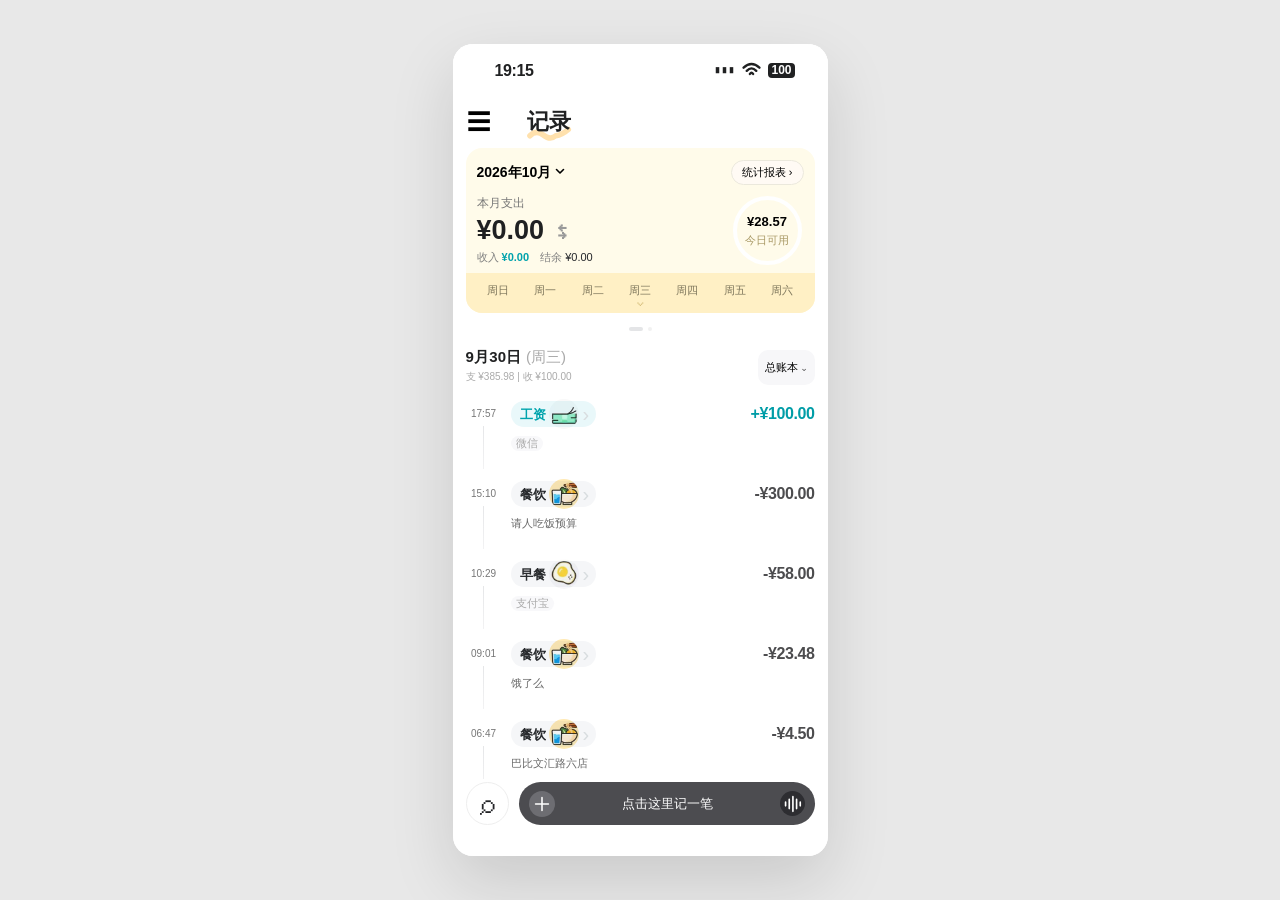
<file: index.html>
<!doctype html>
<html lang="zh-CN">
<head>
  <meta charset="utf-8">
  <meta name="viewport" content="width=device-width,initial-scale=1,viewport-fit=cover">
  <meta name="theme-color" content="#ffffff">
  <title>小黑记账 · 设计稿演示</title>
  <link rel="icon" type="image/svg+xml" href="data:image/svg+xml,%3Csvg xmlns='http://www.w3.org/2000/svg' viewBox='0 0 64 64'%3E%3Crect width='64' height='64' rx='17' fill='%23ffdb27'/%3E%3Cpath d='M12 42Q12 29 19 17Q22 12 25 26Q32 22 39 26Q42 12 45 17Q52 29 52 42Q52 53 32 53Q12 53 12 42Z' fill='%231d1d1f'/%3E%3Ccircle cx='25' cy='41' r='3' fill='white'/%3E%3Ccircle cx='39' cy='41' r='3' fill='white'/%3E%3C/svg%3E">
  <link rel="stylesheet" href="./styles.css">
  <link rel="stylesheet" href="./prototype.css">
  <link rel="stylesheet" href="./screens.css">
  <link rel="stylesheet" href="./feedback.css">
  <link rel="stylesheet" href="./updates.css?v=native-drawer-1">
  <link rel="stylesheet" href="./refinements.css?v=3">
</head>
<body>
  <main class="desktop" id="desktop">
    <div class="device" id="device" aria-label="小黑记账演示">
      <div class="screen" id="screen"></div>
      <div class="toast" id="toast" role="status" aria-live="polite"></div>
    </div>
  </main>
  <script src="./catalog.js"></script>
  <script src="./app.js"></script>
  <script src="./prototype.js"></script>
  <script src="./screens.js"></script>
  <script src="./feedback.js"></script>
  <script src="./updates.js?v=native-drawer-2"></script>
  <script src="./refinements.js?v=4"></script>
</body>
</html>
</file>
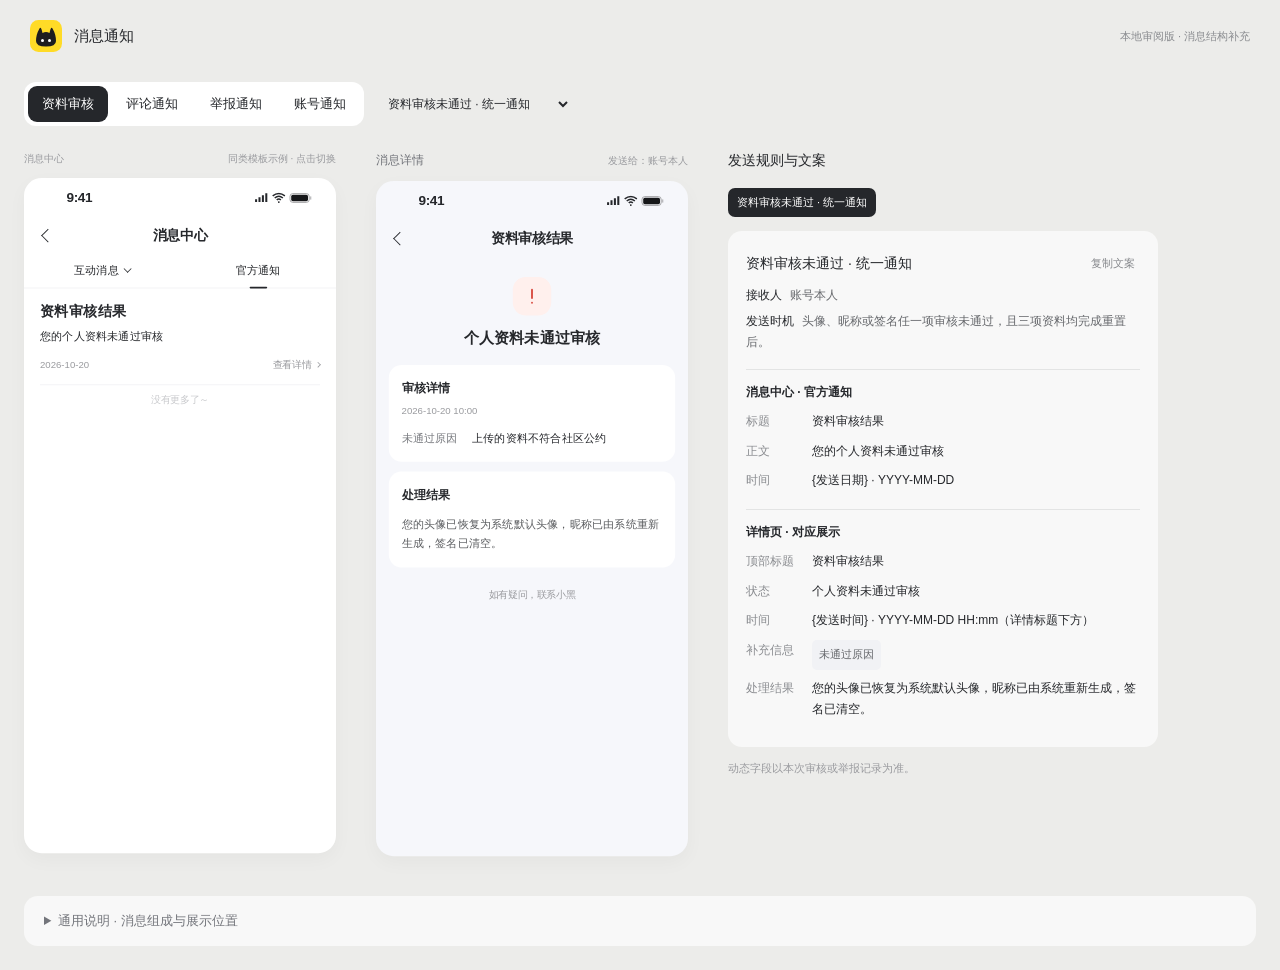
<file: notifications/index.html>
<!doctype html><html lang="zh-CN"><head><meta charset="utf-8"><meta name="viewport" content="width=device-width,initial-scale=1"><title>小黑记账 · 消息通知</title><link rel="icon" href="assets/app-icon.svg"><style>
:root{--ink:#25272b;--sub:#999a9e;--line:#f1f1f3;--page:#f6f7fb;--yellow:#ffdb27;--s:.78}*{box-sizing:border-box}body{margin:0;background:#ececea;color:var(--ink);font-family:"PingFang SC","Microsoft YaHei",sans-serif;-webkit-font-smoothing:antialiased}button,select{font:inherit;color:inherit}button{cursor:pointer;border:0;background:none}button:hover{opacity:.76}button:active{transform:translateY(1px)}button:focus-visible,select:focus-visible{outline:2px solid #9a7b17;outline-offset:3px}header{display:flex;align-items:center;gap:12px;padding:20px 30px}.logo{width:32px;height:32px}.brand{font-size:15px;font-weight:500}.local{margin-left:auto;color:#898b8f;font-size:11px}main{max-width:1320px;margin:0 auto;padding:0 24px 24px}.controls{display:flex;gap:10px;align-items:center;margin-bottom:24px}.groups{display:flex;gap:4px;background:white;border-radius:12px;padding:4px}.groups button{padding:9px 14px;border-radius:9px;font-size:13px;white-space:nowrap}.groups button[aria-pressed=true]{background:var(--ink);color:white}select{background:transparent;border:0;padding:10px 24px 10px 10px;font-size:12px;max-width:100%;min-height:40px}.workspace{display:grid;grid-template-columns:auto auto minmax(230px,1fr);gap:40px;justify-content:center;align-items:start}.screen-label{font-size:12px;color:#73757b;margin:0 0 12px;display:flex;align-items:center;justify-content:space-between}.screen-label span{font-size:10px;color:var(--sub)}.device-wrap{width:calc(390px * var(--s));height:calc(844px * var(--s));position:relative}.phone{position:absolute;left:0;top:0;width:390px;height:844px;transform:scale(var(--s));transform-origin:top left;background:white;border-radius:22px;overflow:hidden;box-shadow:0 8px 24px #00000009}.status{height:50px;display:flex;align-items:center;justify-content:space-between;padding:0 33px 0 53px;font-size:17px;font-weight:600;letter-spacing:-.4px}.sys{display:flex;gap:5px;align-items:center}.sys svg{width:17px;height:14px}.battery{display:block;width:25px;height:12px;border:1px solid #929295;border-radius:4px;padding:1px;position:relative}.battery:before{content:'';display:block;background:#161719;border-radius:2px;width:100%;height:100%}.battery:after{content:'';position:absolute;right:-3px;top:3px;height:4px;width:1.5px;background:#929295}.navbar{height:44px;display:grid;grid-template-columns:44px 1fr 44px;align-items:center;text-align:center;padding:0 8px;font-size:17px;font-weight:600}.back{height:44px;display:grid;place-items:center}.chevron{display:block;width:12px;height:12px;transform:rotate(45deg);border-left:1.5px solid currentColor;border-bottom:1.5px solid currentColor}.tabs{height:44px;display:flex;border-bottom:1px solid var(--line);position:relative}.tabs>button{height:44px;flex:1;font-size:14px;position:relative}.tabs>button.active{font-weight:500}.tabs>button.active:after{content:'';position:absolute;bottom:0;left:calc(50% - 11px);width:22px;height:2px;border-radius:2px;background:#25272b}.down{display:inline-block;width:7px;height:7px;border:1px solid var(--ink);border-left:0;border-top:0;transform:rotate(45deg);margin:0 0 3px 7px}.filtermenu{position:absolute;top:44px;left:19px;width:140px;background:white;box-shadow:0 2px 6px #0003;border-radius:12px;z-index:8;padding:6px 0}.filtermenu button{height:47px;width:100%;text-align:left;padding:0 16px;color:#5a5c5f;font-size:14px;display:flex;justify-content:space-between;align-items:center}.filtermenu button.active{font-weight:500;color:var(--ink)}.list{height:672px;overflow:auto;padding:0 20px 30px;scrollbar-width:none}.notice{width:100%;text-align:left;padding:16px 0;border-bottom:1px solid var(--line);background:white;display:block}.notice h3{font-size:18px;font-weight:600;line-height:26px;white-space:nowrap;overflow:hidden;text-overflow:ellipsis;margin:0 0 8px}.notice p{font-size:14px;line-height:20px;margin:0;overflow:hidden;white-space:nowrap;text-overflow:ellipsis}.notice-foot{display:flex;align-items:center;justify-content:space-between;margin-top:16px;font-size:12px;line-height:18px;color:var(--sub)}.notice-foot span:last-child{display:flex;align-items:center;gap:6px}.tinychev{width:5px;height:8px;display:inline-block;border-top:1px solid;border-right:1px solid;transform:rotate(45deg);width:5px;height:5px}.bottom{color:#c8c9cc;font-size:12px;text-align:center;padding:10px 0}.detailphone{background:var(--page)}.detailbody{height:716px;overflow:auto;scrollbar-width:none;padding:26px 16px 35px}.result{text-align:center;padding:0 10px 20px}.result h2{font-size:19px;font-weight:600;line-height:28px;margin:14px 0 0}.mark{width:48px;height:48px;border-radius:16px;margin:0 auto;background:#fff0ed;color:#d84b40;display:grid;place-items:center}.mark.success{background:#20ad7e;color:#fff}.mark svg{width:28px;height:28px;display:block}.detailcard{border-radius:16px;background:white;padding:18px 16px;margin:0 0 12px}.detailcard h3{font-size:15px;font-weight:600;line-height:22px;margin:0 0 14px}.fields{margin:0}.field{display:grid;grid-template-columns:78px 1fr;gap:10px;font-size:14px;line-height:23px;margin-bottom:12px}.field:last-child{margin:0}.field dt{color:#77797e}.field dd{margin:0;overflow-wrap:anywhere;white-space:pre-line}.resulttext{font-size:14px;line-height:24px;color:#5a5c5f;margin:0}.time{font-size:12px;color:var(--sub);text-align:left;margin:-6px 0 14px;line-height:18px}.primary{height:44px;border-radius:25px;background:var(--yellow);font-size:15px;width:100%;display:flex;justify-content:center;align-items:center;margin-top:20px}.feedback{min-height:44px;display:block;margin:6px auto 0;color:#999a9e;font-size:12px}.templates{padding-top:0;max-width:400px}.templates h2{font-size:14px;font-weight:500;margin:0 0 18px}.copyrow{border-bottom:1px solid #dcdedb;padding:0 0 16px;margin:0 0 18px}.copyhead{display:flex;align-items:center;gap:12px;margin-bottom:8px}.copyhead h3{font-size:13px;font-weight:500;margin:0}.copyhead button{font-size:11px;color:#87898d;margin-left:auto;min-height:28px;padding:0 5px}.copyrow p{font-size:13px;line-height:1.8;color:#606268;margin:0;white-space:pre-line}.copyrow.selected .copyhead h3:before{content:'';display:inline-block;background:var(--yellow);width:5px;height:5px;border-radius:50%;vertical-align:middle;margin:0 7px 2px 0}.interaction{padding:16px 0;border-bottom:1px solid var(--line);display:flex;gap:12px}.avatar{width:40px;height:40px;border-radius:50%;background:#f0f0f2;display:grid;place-items:center;color:#8c8d92;font-size:14px;flex:none}.interaction h3{font-size:14px;font-weight:500;margin:0 0 4px}.interaction small{font-size:12px;color:var(--sub)}.interaction p{font-size:14px;line-height:20px;margin:10px 0 8px}.quote{font-size:14px;color:#b0b1b5;white-space:nowrap;overflow:hidden;text-overflow:ellipsis;max-width:288px}.quote:before{content:'';display:inline-block;width:3px;height:15px;background:#e5e5e9;border-radius:3px;margin-right:6px;vertical-align:middle}.empty{padding:145px 0;color:#b8b9bc;font-size:14px;text-align:center}.login{padding:130px 25px;text-align:center}.login h2{font-size:20px;font-weight:500;margin:0 0 14px}.login p{font-size:14px;line-height:22px;color:#77797e}.dialog-layer{position:fixed;inset:0;background:#0005;z-index:30;display:grid;place-items:center;padding:24px}.dialog{width:340px;max-width:100%;border-radius:18px;background:white;padding:24px}.dialog h2{font-size:18px;font-weight:500;margin:0 0 12px}.dialog p{font-size:14px;color:#6e7075;line-height:1.7}.dialog input{width:100%;padding:12px;border:1px solid #eee;border-radius:10px;font-size:14px}.toast{position:fixed;bottom:25px;left:50%;transform:translateX(-50%);border-radius:25px;background:#292a2d;color:white;padding:11px 20px;font-size:13px;z-index:50}.sample{font-size:11px;color:#9a9b9f;margin-top:12px}.mode{display:flex;gap:10px;font-size:11px;color:#8c8e93;margin-top:12px;align-items:center}.mode select{padding:3px 8px;font-size:11px;min-height:30px;background:#ffffff8c;border-radius:6px}.restricted{font-size:13px;line-height:23px;color:#6b6d72}[hidden]{display:none!important}@media(max-width:1100px){.workspace{gap:24px}.templates{max-width:none}}@media(max-width:1180px){.workspace{grid-template-columns:repeat(2,auto);justify-content:center;gap:24px}.templates{grid-column:1/-1;display:grid;grid-template-columns:1fr 1fr;gap:0 25px;margin-top:4px}.templates h2,.templates>.sample{grid-column:1/-1}.controls{flex-wrap:wrap;margin-bottom:18px}.screen-label{max-width:calc(390px * var(--s))}}@media(max-width:560px){header{padding:16px}.local{font-size:10px}main{padding:0 16px 22px}.groups{width:100%;justify-content:space-between;gap:0}.groups button{padding:9px 10px;font-size:12px}.controls>select{padding-left:0}.workspace{display:flex;flex-direction:column;align-items:center;gap:25px}.templates{width:100%;display:block;max-width:390px}.screen-label{width:100%}.screen{max-width:100%}.mode{justify-content:center}.templates h2{font-size:15px}}@media print{body{background:white}.controls,header,.mode,.copyhead button{display:none}.workspace{display:grid;grid-template-columns:1fr 1fr}.templates{grid-column:1/-1;display:block}.phone{box-shadow:none}.copyrow{break-inside:avoid}}

.structure{background:#ffffffa8;border-radius:14px;padding:16px 20px;margin-bottom:22px}.structure-head{display:flex;align-items:baseline;gap:16px;margin-bottom:10px}.structure h2{font-size:14px;margin:0;font-weight:600}.structure-head span,.structure-note{font-size:11px;color:#85878b}.structure table{width:100%;border-collapse:collapse;text-align:left;font-size:12px;line-height:1.65}.structure th{font-weight:500;color:#85878b}.structure th,.structure td{padding:5px 12px 5px 0;border-bottom:1px solid #ebebec}.structure td:first-child{width:90px;font-weight:500}.structure-note{margin:10px 0 0}.templates{max-width:430px}.template-nav{display:flex;flex-wrap:wrap;gap:6px;margin-bottom:14px}.template-nav button{background:#ffffff91;border-radius:7px;padding:7px 9px;font-size:11px;text-align:left}.template-nav button[aria-pressed=true]{background:#25272b;color:white}.template-spec{background:#ffffffa8;padding:18px;border-radius:14px}.template-spec .copyhead h3{font-size:14px;line-height:1.6}.spec-meta{font-size:12px;line-height:1.7;margin:6px 0;color:#66686c}.spec-meta b{font-weight:500;color:#25272b;margin-right:8px}.spec-section{margin-top:17px;padding-top:14px;border-top:1px solid #e3e4e4}.spec-section h4{font-size:12px;font-weight:600;margin:0 0 10px}.spec-line{display:grid;grid-template-columns:58px 1fr;gap:8px;font-size:12px;line-height:1.8;margin-bottom:8px}.spec-line>span:first-child{color:#8a8c90}.spec-line>span:last-child{white-space:pre-line;overflow-wrap:anywhere}.spec-fields{display:flex;gap:6px;flex-wrap:wrap}.spec-fields span{font-size:11px;background:#f1f2f5;border-radius:5px;padding:5px 7px;color:#66686c}.templates .sample{line-height:1.7}.structure-scroll{overflow-x:auto}@media(max-width:900px){.templates{display:block;width:100%;max-width:none}.structure{padding:14px}.structure-head{display:block}.structure-head span{display:block;margin-top:6px}.structure table{min-width:480px}}@media print{.structure{break-inside:avoid}.template-nav{display:none}}
.controls{position:sticky;top:0;z-index:20;background:#ececea;padding:10px 0;margin-bottom:16px}.common-guide{margin-top:28px;margin-bottom:0;padding:0;box-shadow:none}.common-guide summary{cursor:pointer;padding:16px 20px;font-size:13px;font-weight:500;color:#73757b}.common-guide summary:hover{color:#25272b}.guide-content{padding:0 20px 16px}.common-guide .structure-head{display:none}@media(max-width:560px){.controls{gap:4px;padding:8px 0}.common-guide summary{padding:14px;font-size:12px}.guide-content{padding:0 14px 14px}}
</style></head><body><header><img class="logo" src="assets/app-icon.svg" alt="小黑记账"><span class="brand">消息通知</span><span class="local">本地审阅版 · 消息结构补充</span></header><main><div class="controls"><nav class="groups" id="groups"></nav><select id="scenario" aria-label="通知场景"></select></div><div class="workspace"><section class="screen"><div class="screen-label"><span id="list-label">消息中心</span><span>同类模板示例 · 点击切换</span></div><div class="device-wrap"><div class="phone" id="center"></div></div></section><section class="screen"><div class="screen-label">消息详情<span id="recipient-label"></span></div><div class="device-wrap"><div class="phone detailphone" id="detail"></div></div><div class="mode" id="modes"></div></section><aside class="templates" id="templates"></aside></div><details class="structure common-guide"><summary>通用说明 · 消息组成与展示位置</summary><div class="guide-content"><div class="structure-head"><h2 id="structure-title">消息组成与展示位置</h2><span>选择场景 → 查看发送规则 → 对照列表与详情</span></div><div class="structure-scroll"><table><thead><tr><th>组成</th><th>消息中心 · 列表</th><th>消息详情</th></tr></thead><tbody><tr><td>标题</td><td>通知标题</td><td>顶部显示对应通知标题</td></tr><tr><td>正文</td><td>结果摘要，超长省略</td><td>显示状态、原因和具体处置</td></tr><tr><td>时间</td><td>实际发送日期</td><td>详情卡片标题下方显示发送日期与时间</td></tr><tr><td>补充信息</td><td>不展示</td><td>关联对象、举报理由或违规原因等</td></tr></tbody></table></div><p class="structure-note">花括号 { } 表示动态字段。左侧汇总同类模板，实际仅向对应接收人展示。</p></div></details></main><div class="toast" id="toast" role="status" hidden></div><div class="dialog-layer" id="overlay" hidden><section class="dialog" role="dialog" aria-modal="true" aria-labelledby="dialogtitle" id="dialog"></section></div><script type="application/json" id="data">{"templates": [{"id": "P01", "group": "资料审核", "name": "资料审核未通过 · 统一通知", "status": "个人资料未通过审核", "fields": [["未通过原因", "上传的资料不符合社区公约"], ["处理结果", "您的头像已恢复为系统默认头像，昵称已由系统重新生成，签名已清空。"]], "action": "去修改资料", "title": "资料审核结果", "text": "您的个人资料未通过审核", "body": "您的个人资料未通过审核", "recipient": "账号本人", "when": "头像、昵称或签名任一项审核未通过，且三项资料均完成重置后。"}, {"id": "C01", "group": "评论通知", "name": "评论发布者 · 评论审核未通过", "status": "评论未通过审核", "fields": [["关联评论", "评论“{评论原文摘要}”"], ["未通过原因", "{人工审核写的原因}"], ["处理结果", "本次评论未发布"]], "action": "查看相关笔记", "title": "评论处理结果", "text": "您的评论未通过审核，未对外展示。", "body": "您的评论未通过审核，未对外展示。", "recipient": "评论发布者", "when": "评论审核未通过，确认不予发布后。"}, {"id": "C02", "group": "评论通知", "name": "被举报人 · 评论下架／删除", "status": "评论已下架", "fields": [["关联评论", "评论“{评论原文摘要}”"], ["违规原因", "{人工审核写的原因}"], ["处理结果", "该评论已被下架处理"]], "action": "查看社区公约", "title": "内容违规提示", "text": "处理结果：您发布的内容已被下架处理", "body": "处理结果：您发布的内容已被下架处理", "recipient": "被举报人", "when": "人工确认举报成立，并完成评论下架或删除后。"}, {"id": "C03", "group": "评论通知", "name": "举报人 · 评论举报通过", "status": "举报通过", "fields": [["举报对象", "评论“{评论原文摘要}”"], ["举报理由", "{举报理由}"], ["处理结果", "该评论已被下架处理"]], "action": "我知道了", "title": "举报结果通知", "text": "处理结果：您的举报已通过，内容已被处理", "body": "处理结果：您的举报已通过，内容已被处理", "recipient": "举报人", "when": "人工确认举报成立，并完成评论下架或删除后。"}, {"id": "C04", "group": "评论通知", "name": "举报人 · 评论举报失败", "status": "举报失败", "fields": [["举报对象", "评论“{评论原文摘要}”"], ["举报理由", "{用户选择的举报理由}"], ["处理结果", "经核实，您举报的内容未违反相关规范，感谢您的反馈。"]], "action": "我知道了", "title": "举报结果通知", "text": "处理结果：经核实，您举报的内容未违反相关规范，感谢您的反馈。", "body": "处理结果：经核实，您举报的内容未违反相关规范，感谢您的反馈。", "recipient": "举报人", "when": "人工确认举报不成立后。"}, {"id": "N01", "group": "举报通知", "name": "举报人 · 内容举报通过", "status": "举报通过", "fields": [["举报对象", "内容“{内容标题}”"], ["举报理由", "{举报人选择的标签}\n{举报人写的理由}"], ["处理结果", "该内容已被下架处理"]], "action": "我知道了", "title": "举报结果通知", "text": "处理结果：您的举报已通过，内容已被处理", "body": "处理结果：您的举报已通过，内容已被处理", "recipient": "举报人", "when": "人工确认举报成立，并完成内容下架后。"}, {"id": "N02", "group": "举报通知", "name": "举报人 · 内容举报失败", "status": "举报失败", "fields": [["举报对象", "内容“{内容标题}”"], ["举报理由", "{举报人选择的标签}\n{举报人写的理由}"], ["处理结果", "经核实，您举报的内容未违反相关规范，感谢您的反馈。"]], "action": "我知道了", "title": "举报结果通知", "text": "处理结果：经核实，您举报的内容未违反相关规范，感谢您的反馈。", "body": "处理结果：经核实，您举报的内容未违反相关规范，感谢您的反馈。", "recipient": "举报人", "when": "人工确认举报不成立后。"}, {"id": "N03", "group": "举报通知", "name": "被举报人 · 内容下架", "status": "内容已下架", "fields": [["内容标题", "{内容标题}"], ["违规原因", "{人工审核选择的标签}\n{人工审核写的理由}"], ["处理结果", "该内容已被下架处理"]], "action": "查看社区公约", "title": "内容违规提示", "text": "处理结果：您发布的内容已被下架处理", "body": "处理结果：您发布的内容已被下架处理", "recipient": "被举报人", "when": "人工确认举报成立，并完成内容下架后。"}, {"id": "R01", "group": "账号通知", "name": "一级风险 · 违规提醒", "status": "后续内容需审核", "fields": [["违规原因", "{人工审核的原因}"], ["处理结果", "已发送违规警告"]], "action": "查看社区公约", "title": "账号违规提醒", "text": "您的部分内容存在违规，后续发布内容需经审核。", "body": "您的部分内容存在违规，后续发布内容需经审核。", "recipient": "账号本人", "when": "违规警告生效后。"}, {"id": "R02", "group": "账号通知", "name": "二级风险 · 限时禁言", "status": "账号已禁言", "fields": [["违规原因", "{人工审核的原因}"], ["限制时长", "15 天"], ["受限功能", "公开发布、评论、互动，以及修改头像、名称、签名"], ["内容状态", "已发布内容已隐藏"], ["解除条件", "连续 15 天无新增管理员确认违规，符合条件后可解除禁言；后续发布内容仍需人工审核"]], "action": "查看社区公约", "title": "账号违规提醒", "text": "您的账号因违规已被禁言15天，请查看处理详情。", "body": "您的账号因违规已被禁言15天，请查看处理详情。", "recipient": "账号本人", "when": "15 天禁言处置生效后。"}, {"id": "R03", "group": "账号通知", "name": "三级风险 · 永久禁言", "status": "账号已永久禁言", "fields": [["违规原因", "{人工审核的原因}"], ["限制时长", "永久"], ["受限功能", "公开发布、评论、互动，以及修改头像、名称、签名"], ["内容状态", "已发布内容已隐藏"], ["解除方式", "不自动解除；需由管理员按规则处理"]], "action": "查看社区公约", "title": "账号违规提醒", "text": "您的账号因违规已被永久禁言，请查看处理详情。", "body": "您的账号因违规已被永久禁言，请查看处理详情。", "recipient": "账号本人", "when": "永久禁言处置生效后。"}, {"id": "R04", "group": "账号通知", "name": "四级风险 · 禁止登录", "status": "账号已限制登录", "fields": [["违规原因", "{人工审核的原因}"], ["限制时长", "永久"], ["处理结果", "禁止登录，已发布内容已隐藏"], ["解除方式", "不自动解除；需由超级管理员按规则处理"]], "action": "查看社区公约", "title": "账号违规提醒", "text": "您的账号因违规已被永久限制登录，请查看处理详情。", "body": "您的账号因违规已被永久限制登录，请查看处理详情。", "recipient": "账号本人", "when": "禁止登录处置生效后；身份验证后展示处理结果。"}], "figma_reference": {"section": "v2.0.0-打卡组 / 消息", "official": "14603:81072", "interaction": "14597:78391", "size": [390, 844], "official_title": {"size": 18, "weight": 600, "line_height": 26, "color": "#25272B"}, "body": {"size": 14, "weight": 400, "width": 350}, "read_only": true}}</script><script>
const data=JSON.parse(document.getElementById('data').textContent),items=data.templates,$=id=>document.getElementById(id),esc=x=>String(x).replace(/[&<>"']/g,c=>({'&':'&amp;','<':'&lt;','>':'&gt;','"':'&quot;',"'":'&#39;'}[c]));let current='P01',group='资料审核',active='official',filter='全部消息',menu=false,deleted=false;
const status='<div class="status"><span>9:41</span><span class="sys"><svg viewBox="0 0 20 16" aria-hidden="true"><path d="M1 14V10h3v4zm5 0V7h3v7zm5 0V4h3v10zm5 0V1h3v13z" fill="currentColor"/></svg><svg viewBox="0 0 20 16" aria-hidden="true"><path d="M1 5Q10-2 19 5M4 8Q10 3 16 8M7 11Q10 8 13 11" fill="none" stroke="currentColor" stroke-width="2.2"/><circle cx="10" cy="14" r="1.4" fill="currentColor"/></svg><i class="battery"></i></span></div>';
function nav(title,id){return '<div class="navbar"><button class="back" id="'+id+'" aria-label="返回"><i class="chevron"></i></button><span>'+title+'</span><span></span></div>'}
function selected(){let t=JSON.parse(JSON.stringify(items.find(x=>x.id===current)));if(deleted&&['C02','C03'].includes(t.id)){if(t.id==='C02')t.body='处理结果：您发布的评论已被删除';t.status=t.status.replace('下架','删除');t.fields=t.fields.map(([k,v])=>[k,v.replace('已下架，不再公开展示','已删除').replace('已下架','已删除').replace('已被下架处理','已被删除')]);}return t}
function select(id){current=id;group=items.find(x=>x.id===id).group;render();window.scrollTo(0,0)}
function showToast(text){$('toast').textContent=text;$('toast').hidden=false;clearTimeout(window.timer);window.timer=setTimeout(()=>$('toast').hidden=true,2000)}
function list(){const t=selected();if(t.id==='R04'){$('list-label').textContent='登录受限入口';$('center').innerHTML=status+nav('登录','centerback')+'<div class="login"><h2>当前账号无法登录</h2><p>您的账号已被限制登录。</p><button class="primary" id="loginresult">查看处理结果</button></div>';$('centerback').onclick=()=>select('R01');$('loginresult').onclick=()=>showToast('右侧为身份验证后的处理结果');return}
$('list-label').textContent='消息中心';let body='';if(active==='official'){body=items.filter(x=>x.group===group).map(x=>{const row=x.id===t.id?t:x;return '<button class="notice" data-message="'+x.id+'"><h3>'+esc(row.title)+'</h3><p>'+esc(row.body)+'</p><div class="notice-foot"><time>2026-10-20</time><span>查看详情<i class="tinychev"></i></span></div></button>'}).join('')+'<div class="bottom">没有更多了～</div>'}else{body=(filter==='全部消息'||filter==='评论'?'<div class="interaction"><span class="avatar">小</span><div><h3>小黑同学</h3><small>评论了您　18分钟前</small><p>这个记账方法很实用！</p><div class="quote">这个月的省钱记录</div></div></div>':'')+(filter==='全部消息'||filter==='点赞与收藏'?'<div class="interaction"><span class="avatar">记</span><div><h3>记账同学</h3><small>赞了您　06-18</small><div class="quote" style="margin-top:10px">这个月的省钱记录</div></div></div>':'')+(filter==='全部消息'||filter==='关注'?'<div class="interaction"><span class="avatar">小</span><div><h3>小黑同学</h3><small>开始关注了您　05-09</small></div></div>':'')+'<div class="bottom">没有更多了～</div>'}
$('center').innerHTML=status+nav('消息中心','centerback')+'<div class="tabs"><button id="interaction" class="'+(active==='interaction'?'active':'')+'">互动消息<i class="down"></i></button><button id="official" class="'+(active==='official'?'active':'')+'">官方通知</button>'+(menu?'<div class="filtermenu">'+['全部消息','点赞与收藏','关注','评论'].map(x=>'<button data-filter="'+x+'" class="'+(filter===x?'active':'')+'">'+x+(filter===x?'<span>✓</span>':'')+'</button>').join('')+'</div>':'')+'</div><div class="list">'+body+'</div>';
$('centerback').onclick=()=>showToast('返回上一级');$('interaction').onclick=()=>{if(active==='interaction')menu=!menu;else{active='interaction';menu=false}list()};$('official').onclick=()=>{active='official';menu=false;list()};document.querySelectorAll('[data-filter]').forEach(b=>b.onclick=()=>{filter=b.dataset.filter;menu=false;list()});document.querySelectorAll('[data-message]').forEach(b=>b.onclick=()=>select(b.dataset.message));}
function resultIcon(t){const good=['C03','N01'].includes(t.id);return '<div class="mark '+(good?'success':'')+'" aria-hidden="true"><svg viewBox="0 0 24 24" fill="none" stroke="currentColor" stroke-width="2" stroke-linecap="round" stroke-linejoin="round">'+(good?'<path d="m5 12 4.5 4.5L19 7"/>':'<path d="M12 5v9"/><circle cx="12" cy="19" r="1" fill="currentColor" stroke="none"/>')+'</svg></div>'}
function detail(){const t=selected();$('recipient-label').textContent='发送给：'+t.recipient;const report=['C03','C04','N01','N02'].includes(t.id),good=['C03','N01'].includes(t.id),risk=t.id.startsWith('R');const title=risk?'账号处理结果':t.title;const base=t.fields.filter(([k])=>k!=='处理结果'&&k!=='解除条件'),result=t.fields.find(([k])=>k==='处理结果')?.[1]||t.body;
$('detail').innerHTML=status+nav(title,'detailback')+'<div class="detailbody"><div class="result">'+resultIcon(t)+'<h2>'+esc(t.status)+'</h2></div><section class="detailcard"><h3>'+(report?'举报详情':risk?'限制详情':'审核详情')+'</h3><div class="time">2026-10-20 10:00</div><dl class="fields">'+base.map(([k,v])=>'<div class="field"><dt>'+esc(k)+'</dt><dd>'+esc(v)+'</dd></div>').join('')+'</dl></section><section class="detailcard"><h3>处理结果</h3><p class="resulttext">'+esc(result)+'</p></section><button class="feedback" id="feedback">如有疑问，联系小黑</button></div>';
$('detailback').onclick=()=>{active='official';list();showToast(t.id==='R04'?'返回登录页':'返回消息中心')};$('feedback').onclick=()=>dialog('意见反馈','接入 APP 现有意见反馈入口。','返回',()=>{});
$('modes').innerHTML=['C02','C03'].includes(t.id)?'评论处置<select id="disposition" aria-label="评论处置"><option value="unlist"'+(!deleted?' selected':'')+'>下架</option><option value="delete"'+(deleted?' selected':'')+'>实际删除</option></select>':'';
if($('disposition'))$('disposition').onchange=e=>{deleted=e.target.value==='delete';render()};}
function render(){const gs=[...new Set(items.map(x=>x.group))];$('groups').innerHTML=gs.map(g=>'<button data-group="'+g+'" aria-pressed="'+(g===group)+'">'+g+'</button>').join('');document.querySelectorAll('[data-group]').forEach(b=>b.onclick=()=>{active='official';select(items.find(x=>x.group===b.dataset.group).id)});$('scenario').innerHTML=items.filter(x=>x.group===group).map(x=>'<option value="'+x.id+'"'+(current===x.id?' selected':'')+'>'+esc(x.name)+'</option>').join('');$('scenario').onchange=e=>select(e.target.value);list();detail();renderTemplate();scale()}
function renderTemplate(){const t=selected(),groupItems=items.filter(x=>x.group===group);const fieldNames=t.fields.filter(([k])=>k!=='处理结果'&&k!=='解除条件').map(([k])=>k),outcome=t.fields.find(([k])=>k==='处理结果')?.[1]||t.body;const line=(label,value)=>'<div class="spec-line"><span>'+esc(label)+'</span><span>'+esc(value)+'</span></div>';const templateText=t.id.startsWith('P')?t.text:t.body;const entry=t.id==='R04'?'登录受限入口':'消息中心 · 官方通知';$('templates').innerHTML='<h2>发送规则与文案</h2><nav class="template-nav" aria-label="模板场景">'+groupItems.map(x=>'<button data-template="'+x.id+'" aria-pressed="'+(x.id===current)+'">'+esc(x.name)+'</button>').join('')+'</nav><section class="template-spec"><div class="copyhead"><h3>'+esc(t.name)+'</h3><button id="copy-template">复制文案</button></div><div class="spec-meta"><b>接收人</b>'+esc(t.recipient)+'</div><div class="spec-meta"><b>发送时机</b>'+esc(t.when)+'</div><div class="spec-section"><h4>'+esc(entry)+'</h4>'+line('标题',t.title)+line('正文',templateText)+line('时间','{发送日期} · YYYY-MM-DD')+'</div><div class="spec-section"><h4>详情页 · 对应展示</h4>'+line('顶部标题',t.id.startsWith('R')?'账号处理结果':t.title)+line('状态',t.status)+line('时间','{发送时间} · YYYY-MM-DD HH:mm（详情标题下方）')+'<div class="spec-line"><span>补充信息</span><div class="spec-fields">'+fieldNames.map(k=>'<span>'+esc(k)+'</span>').join('')+'</div></div>'+line('处理结果',outcome)+'</div></section><p class="sample">'+esc(t.id==='C01'||t.id==='C02'?'原因来源：人工审核填写。':t.id==='C04'?'举报理由来源：该用户提交时选择的理由。':['N01','N02'].includes(t.id)?'举报理由来源：该举报人选择的标签及填写的理由。':t.id==='N03'?'违规原因来源：人工审核选择的标签及填写的理由。':'动态字段以本次审核或举报记录为准。')+'</p>';document.querySelectorAll('[data-template]').forEach(b=>b.onclick=()=>select(b.dataset.template));$('copy-template').onclick=async()=>{const text=t.title+'\n'+templateText;try{await navigator.clipboard.writeText(text);showToast('已复制')}catch{dialog('通知模板','<textarea readonly style="width:100%;min-height:100px">'+esc(text)+'</textarea>','关闭',()=>{})}}}
let previousFocus;function dialog(title,body,button,callback){previousFocus=document.activeElement;$('dialog').innerHTML='<h2 id="dialogtitle">'+esc(title)+'</h2><p>'+body+'</p><button class="primary" id="dialogclose">'+esc(button)+'</button>';$('overlay').hidden=false;$('dialogclose').onclick=()=>{$('overlay').hidden=true;callback();previousFocus?.focus()};$('dialogclose').focus()}
$('overlay').onclick=e=>{if(e.target===$('overlay')){$('overlay').hidden=true;previousFocus?.focus()}};document.addEventListener('keydown',e=>{if(!$('overlay').hidden&&e.key==='Escape'){$('overlay').hidden=true;previousFocus?.focus()}});
function scale(){let s=.8;if(innerWidth<560)s=Math.min(.8,(innerWidth-32)/390);else if(innerWidth<900)s=Math.min(.8,(innerWidth-72)/780);document.documentElement.style.setProperty('--s',s)}window.addEventListener('resize',scale);render();
</script></body></html>
</file>
<file: styles.css>
:root{font-family:"PingFang SC","Helvetica Neue",Arial,sans-serif;color:#27292b;background:#e8e8e8}*{box-sizing:border-box}body{margin:0}button,input,textarea{font:inherit}button{cursor:pointer}.desktop{min-height:100dvh;display:flex;align-items:center;justify-content:center;padding:20px}.device{width:min(375px,calc(100vw - 40px),calc((100dvh - 40px)*375/812));aspect-ratio:375/812;position:relative;background:white;box-shadow:0 25px 65px #0002;overflow:hidden;border-radius:20px}.screen{position:absolute;inset:0}.art{position:absolute;inset:0;width:100%;height:100%;object-fit:fill;pointer-events:none;user-select:none}.hit{position:absolute;border:0;background:transparent;color:transparent;padding:0;z-index:2;touch-action:manipulation}.hit:focus-visible{outline:2px solid #009eaa;outline-offset:-3px;border-radius:8px}.toast{position:absolute;left:50%;bottom:10%;transform:translateX(-50%);z-index:30;background:#292a2d;color:#fff;padding:8px 14px;border-radius:30px;white-space:nowrap;font-size:13px;opacity:0;pointer-events:none;transition:opacity .2s}.toast.on{opacity:1}.splash{position:absolute;inset:0;background:#888}.drawer-image{width:100%;height:100%;object-fit:fill}.input-cover{position:absolute;left:4%;top:54.45%;width:92%;height:12.6%;background:#fff;border-radius:11px;padding:14px 12px;z-index:3}.entry-amount{font-size:24px;font-weight:600;height:47px}.entry-memo{display:flex;align-items:center;border-top:1px solid #e4e5e8;height:40px;gap:8px}.entry-memo input{flex:1;border:0;outline:0;min-width:0;font-size:13px;color:#2c2c2c}.entry-memo input::placeholder{color:#a4a8ad}.entry-memo span{font-size:20px;color:#666}.done-on{position:absolute;left:74.4%;top:88.25%;width:21.4%;height:5.5%;background:#26272a;color:white;border-radius:12px;border:0;font-weight:600;font-size:16px;z-index:4}.selected-category{position:absolute;top:35.8%;width:14.5%;height:7%;border:2px solid #e4b540;border-radius:50%;z-index:2;pointer-events:none}.entry-date{position:absolute;left:48%;top:47.4%;width:22%;height:3.6%;border:0;background:#fff;color:#555;border-radius:20px;z-index:3;text-align:center;font-size:12px}.dynamic-home{position:absolute;left:0;right:0;top:45.5%;bottom:10%;background:#fff;z-index:3;overflow:auto;padding:14px 16px}.dynamic-home-head{font-size:15px;font-weight:600;margin-bottom:12px}.new-record{display:flex;gap:8px;padding:14px 0;border-bottom:1px solid #eee;align-items:center}.new-record .time{font-size:12px;color:#7c7d80}.new-record .category{background:#f5f6f8;padding:5px 10px;border-radius:18px}.new-record .value{margin-left:auto;font-weight:600}.new-record .value.income{color:#009faa}.new-record small{display:block;color:#777;margin:0 0 8px 44px}.page{position:absolute;inset:0;background:#fff;overflow:auto;color:#252629}.statusbar{height:48px;padding:14px 33px 0;display:flex;justify-content:space-between;font-size:14px;font-weight:600}.page-head{display:flex;align-items:center;height:49px;padding:0 15px;gap:14px;font-size:19px;font-weight:600}.back{border:0;background:none;font-size:28px;line-height:1;padding:4px}.page-body{padding:14px 15px 75px}.page-card{border-radius:16px;background:#fff6dc;padding:17px 16px;margin-bottom:14px}.subtle{color:#9fa3aa}.segmented{display:flex;gap:8px;background:#f5f6f7;border-radius:17px;padding:4px}.segmented button{flex:1;border:0;background:none;padding:7px;border-radius:13px;color:#777}.segmented button.active{background:#fff;color:#222;font-weight:600;box-shadow:0 1px 5px #0001}.metric{font-size:31px;font-weight:650;margin:12px 0}.bar{height:10px;background:#eee;border-radius:12px;overflow:hidden}.bar span{display:block;height:100%;background:#f7c642}.list-row{display:flex;align-items:center;gap:10px;padding:14px 0;border-bottom:1px solid #f0f0f0}.list-row b{margin-left:auto}.page-input{width:100%;border:0;border-bottom:1px solid #eee;outline:0;padding:15px 4px;font-size:16px}.empty{color:#aaa;text-align:center;padding:80px 15px}.note-editor{border:0;outline:0;width:100%;min-height:180px;resize:vertical;font-size:17px;line-height:1.7}.primary{border:0;border-radius:13px;background:#292a2d;color:#fff;font-weight:600;padding:12px 22px}.light{background:#f5f6f8;border:0;border-radius:12px;padding:8px 13px}.filter{display:flex;gap:7px;overflow:auto;padding:0 0 13px}.filter button{border:0;border-radius:16px;padding:7px 10px;background:#f5f6f7;white-space:nowrap}.filter button.active{background:#28292b;color:white}.home-indicator{position:absolute;left:calc(50% - 67px);bottom:8px;width:134px;height:5px;border-radius:5px;background:#060606}.record-card{border-radius:16px;background:#f7f8fa;padding:16px;line-height:1.8}.detail-line{display:flex;justify-content:space-between;padding:14px 0;border-bottom:1px solid #eee}.detail-line span{color:#999}@media(max-width:600px){.desktop{padding:0;background:white;align-items:flex-start}.device{width:100vw;height:100dvh;aspect-ratio:auto;max-width:none;border-radius:0;box-shadow:none}.art{object-fit:fill}}

.amount-only{position:absolute;left:4%;top:55.1%;width:92%;height:5.7%;background:#fff;display:flex;align-items:center;padding:0 16px;font-size:24px;font-weight:650;z-index:3}.memo-only{position:absolute;left:5%;top:62.6%;width:65%;height:3.6%;background:#fff;border:0;outline:0;font-size:13px;color:#2c2c2c;z-index:3}.income-pane{position:absolute;left:0;right:0;top:27%;height:19.2%;background:white;z-index:3;padding:16px 15px}.income-tabs{display:flex;align-items:center;gap:16px;border-bottom:1px solid #eee;padding-bottom:12px;color:#777}.income-tabs button{border:0;background:none;color:#777}.income-tabs button.active{color:white;background:#27282a;border-radius:16px;padding:4px 10px}.income-tabs span{margin-left:auto}.income-cats{display:flex;justify-content:space-between;padding-top:17px}.income-cats button{border:0;background:none;display:grid;justify-items:center;gap:8px;font-size:12px}.income-cats i{font-style:normal;display:grid;place-items:center;width:51px;height:51px;border-radius:50%;border:1px solid #f2e6bc;background:#fff9e9;font-size:25px}.income-cats button.active i{box-shadow:0 0 0 2px #e8c15d}.note-sheet{position:absolute;left:0;right:0;top:27%;bottom:0;border-radius:18px 18px 0 0;background:white;z-index:3;padding:15px 15px 25px;display:flex;flex-direction:column}.note-title{height:42px;display:flex;align-items:center;border-bottom:1px solid #eee}.note-title input{flex:1;border:0;outline:0;font-size:16px}.note-title button{border:0;background:none;font-size:13px;color:#555}.note-sheet textarea{border:0;outline:0;resize:none;flex:1;font-size:16px;line-height:1.6;padding-top:15px}.note-actions{display:flex;gap:12px;align-items:center;color:#777;font-size:22px}.note-actions button{margin-left:auto;border:0;border-radius:50%;width:30px;height:30px;background:#26272a;color:white;font-size:20px}.category-screen img{width:100%;height:100%;object-fit:fill}
.page{scrollbar-width:none}.page::-webkit-scrollbar{display:none}.system-icons{display:flex;align-items:center}

.record-category{display:inline-flex;align-items:center;gap:4px;flex:none;max-width:60%;height:31px;padding:0 6px 0 11px;border-radius:18px;background:#f5f6f8;color:#292b2e;white-space:nowrap;font-size:14px;line-height:1}
.record-category--income{background:#e9f8fa;color:#00a4ad}
.record-category>span:first-child{overflow:hidden;text-overflow:ellipsis}
.category-icon{display:inline-block;flex:none;width:30px;height:30px;line-height:30px;text-align:center}
.category-icon--food,.category-icon--snack,.category-icon--fruit,.category-icon--drink,.category-icon--vegetable{background-image:url('./assets/entry.png');background-size:375px 812px;background-repeat:no-repeat;mix-blend-mode:multiply}
.category-icon--food{background-position:-33px -304px}
.category-icon--snack{background-position:-103px -304px}
.category-icon--fruit{background-position:-173px -304px}
.category-icon--drink{background-position:-243px -304px}
.category-icon--vegetable{background-position:-313px -304px}
.category-icon--fallback{font-size:24px;font-style:normal}
.new-record .time{flex:none;width:35px}
.new-record .value{white-space:nowrap}
.list-row .record-category{max-width:65%}
</file>
<file: prototype.css>
.figma-icon{display:inline-block;flex:none;background-repeat:no-repeat;vertical-align:middle;mix-blend-mode:multiply}.text-button{border:0;background:none;color:inherit;padding:4px;font-size:12px}.small{font-size:12px}.pill-primary{display:block;width:100%;border:0;background:#25272b;color:#fff;border-radius:40px;padding:14px;font-weight:600;font-size:16px;margin:24px 0 10px}.soft-page{background:#f5f7fa}.soft-page .page-head,.assets-page .page-head{font-size:15px;font-weight:500;justify-content:center;position:relative}.soft-page .back,.assets-page .back{position:absolute;left:12px}.soft-page h3{font-size:12px;font-weight:500;margin:0 0 15px}.type-card{background:#fff;border-radius:13px;padding:16px 13px;margin-bottom:16px}.type-grid{display:grid;grid-template-columns:repeat(5,1fr);gap:22px 4px}.type-grid button{display:flex;align-items:center;flex-direction:column;gap:8px;border:0;background:none;padding:0;color:#777;font-size:11px;white-space:nowrap}.type-grid button:focus-visible,.category-option:focus-visible{outline:2px solid #eac66d;border-radius:8px}.assets-page{background:linear-gradient(#ceeee9,#f5f7fa 280px);}.asset-summary{background:#fff;border-radius:15px;padding:18px 16px;font-size:13px}.asset-total{font-size:31px;font-weight:600;padding:14px 0}.asset-columns{display:flex;gap:55px;color:#999;font-size:12px}.asset-columns b{display:block;color:#25272b;font-weight:500;margin-top:8px}.debt-rate{margin-top:18px;border-radius:8px;background:#f5f7fa;padding:9px;color:#999;font-size:11px}.debt-rate b{float:right;color:#555;font-weight:500}.asset-title{display:flex;align-items:center;justify-content:space-between;font-size:14px;margin:22px 0 20px}.asset-group h3{font-size:12px;color:#7c8087;font-weight:500;margin:20px 3px 10px}.account-card{border-radius:12px;background:#fff;overflow:hidden}.account-row{display:flex;align-items:center;gap:10px;background:#fff;width:100%;border:0;border-bottom:1px solid #f1f2f5;padding:14px 12px;text-align:left;color:#25272b}.account-row:last-child{border-bottom:0}.account-row>span:nth-child(2){min-width:0;flex:1}.account-row b{font-size:13px;font-weight:500;display:block}.account-row em{font-size:9px;font-style:normal;background:#e5f6f3;color:#00a88d;padding:2px 4px;border-radius:3px;margin-left:6px}.account-row small{display:block;font-size:10px;color:#a4a7ad;margin-top:5px}.account-row strong{font-size:13px;font-weight:500;white-space:nowrap}.chevron{color:#aaa;font-size:20px}.empty-account{padding:16px;color:#a6aab0;background:#fff;border:0;width:100%;font-size:12px}.inactive-tab{margin-left:22px;color:#999;font-weight:400;cursor:pointer}.chosen-type{display:flex;align-items:center;gap:12px;padding:6px 5px 22px;font-size:14px}.form-card{background:#fff;border-radius:12px;padding:0 13px;margin-bottom:14px;overflow:hidden}.form-row{width:100%;display:flex;align-items:center;justify-content:space-between;gap:12px;min-height:49px;border:0;border-bottom:1px solid #f1f2f5;background:transparent;font-size:12px;text-align:left}.form-row:last-child{border-bottom:0}.form-row>span:first-child{white-space:nowrap}.form-row input:not([type=checkbox]),.form-row select{min-width:0;width:60%;border:0;background:transparent;text-align:right;outline:none;color:#555;font-size:12px;padding:8px 0}.form-row input::placeholder{color:#b5bac2}.form-row select{appearance:auto}.balance-card{background:#fff7df;border-radius:12px;padding:17px 14px;margin-bottom:16px;display:block;font-size:12px}.balance-card>label{display:flex;align-items:center;font-size:24px;margin-top:12px}.balance-card input{border:0;background:transparent;outline:0;min-width:0;width:100%;font-size:25px}.switch{appearance:none;width:36px;height:22px;background:#ddd;border-radius:25px;position:relative;cursor:pointer}.switch:before{content:'';width:18px;height:18px;position:absolute;left:2px;top:2px;background:#fff;border-radius:50%;transition:left .15s}.switch:checked{background:#00bfa5}.switch:checked:before{left:16px}.account-heading{display:flex;align-items:center;gap:10px;margin-bottom:20px}.account-heading b{font-weight:500}.account-heading .text-button{margin-left:auto;color:#999}.detail-balance .metric{font-size:26px;font-weight:500;margin:8px 0 13px}.account-actions{display:flex;gap:6px}.account-actions button{flex:1;border:0;border-radius:20px;background:#fff;padding:7px;font-size:11px}.asset-record{display:block;background:#fff;border:0;width:100%;text-align:left;padding:18px 0}.asset-record>small{color:#9fa3aa;font-size:11px}.asset-record>div{display:flex;align-items:center;justify-content:space-between;margin-top:10px}.asset-record strong{font-size:15px}.asset-record strong.income{color:#00a6b2}.asset-record p{font-size:11px;margin:8px 0 0 12px;color:#a1a5ac}.operation-amount{display:flex;align-items:center;justify-content:space-between}.operation-amount>span:last-child{display:flex;align-items:center;justify-content:end;font-size:17px;max-width:55%}.operation-amount input{font-size:17px;text-align:right}.bottom-submit{margin-top:38vh}.category-backdrop{position:absolute;inset:0;background:#0007}.category-sheet{position:absolute;inset:0;background:#f5f7fa;border-radius:18px 18px 0 0;padding:12px 15px 27px;display:flex;flex-direction:column}.sheet-handle{display:block;width:36px;height:4px;min-height:4px;border:0;padding:0;border-radius:4px;background:#d6d6d6;margin:0 auto 16px}.scheme-title{text-align:center;font-size:16px;font-weight:500;margin-bottom:20px}.scheme-title select{border:0;background:transparent;color:#25272b;font:inherit;text-align:center;max-width:70%}.category-tabs{display:flex;background:#eceef2;padding:4px;border-radius:25px;margin-bottom:17px}.category-tabs button{flex:1;border:0;border-radius:25px;padding:11px 5px;font-size:15px;background:transparent;color:#25272b}.category-tabs button.active{background:#fff}.category-scroll{flex:1;min-height:0;overflow-y:auto;scrollbar-width:none;padding:0 0 15px}.category-grid{display:grid;grid-template-columns:repeat(5,minmax(0,1fr));gap:22px 7px}.category-option{position:relative;border:0;background:transparent;padding:0;display:flex;align-items:center;flex-direction:column;gap:8px;font-size:12px;color:#25272b}.category-option i{display:flex;align-items:center;justify-content:center;width:54px;height:54px;border-radius:50%;border:1px solid #e6e7e9;background:#fff;font-style:normal}.category-option.chosen i{border-color:#eed28b;background:#fff0c8;box-shadow:0 0 0 1px #eed28b}.category-option>span{white-space:nowrap;font-size:11px;max-width:100%}.category-option em{position:absolute;right:0;top:42px;width:15px;height:15px;line-height:13px;text-align:center;border-radius:50%;background:#ccc;color:#fff;border:1px solid white;font-size:16px;font-style:normal}.category-option em.expanded{background:#25272b}.category-children{position:relative;background:#fffbef;border:1px solid #f5e7bd;border-radius:16px;margin:20px 0;padding:17px 12px 18px}.category-children:before{content:'';width:12px;height:12px;position:absolute;top:-7px;left:25px;background:#fffbef;border-top:1px solid #f5e7bd;border-left:1px solid #f5e7bd;transform:rotate(45deg)}.category-rest{margin-top:18px}.category-footer{flex:none;padding:4px 9px 8px}.category-footer .pill-primary{margin:10px 0 0;padding:14px}.scheme-row{display:flex;justify-content:space-between;align-items:center;margin-bottom:20px}.management-row{display:flex;align-items:center;gap:12px;border-bottom:1px solid #f1f2f5;padding:12px 0;font-size:13px}.entry-catalog{position:absolute;left:0;right:0;top:27%;height:19.6%;background:#fff;z-index:4;padding:12px 15px 3px}.entry-type{display:flex;align-items:center;gap:10px;border-bottom:1px solid #eee;padding-bottom:12px}.entry-type button{border:0;background:none;padding:4px 10px;color:#666;font-size:16px}.entry-type button.active{background:#25272b;color:white;border-radius:22px}.entry-type>span{width:1px;height:14px;background:#eee}.entry-type .note-switch{margin-left:auto;font-size:13px;padding-right:0}.entry-category-grid{display:flex;gap:4px;justify-content:space-between;padding-top:13px;position:relative}.entry-category-grid>button{display:flex;flex-direction:column;align-items:center;gap:5px;padding:0;border:0;background:transparent;font-size:11px;position:relative;min-width:45px}.entry-category-grid i{width:48px;height:48px;display:grid;place-items:center;border:1px solid #f7e7b7;border-radius:50%;background:#fffbf0}.entry-category-grid .chosen i{background:#ffebbc;border-color:#e7bf54}.entry-category-grid em{position:absolute;right:0;top:37px;color:white;background:#bbb;border-radius:50%;width:13px;height:13px;line-height:10px;font-style:normal}.entry-category-grid .all-categories{position:absolute;right:0;top:75px;font-size:10px;color:#969ca4;min-width:0;display:none}.entry-meta{position:absolute;left:0;right:0;top:46.6%;height:5.3%;padding:5px 14px;display:flex;align-items:center;gap:5px;background:#fff;z-index:5}.entry-meta button{border:0;background:#f5f7fa;border-radius:16px;padding:5px 6px;font-size:10px;white-space:nowrap;overflow:hidden;text-overflow:ellipsis;color:#8f949c;min-width:0}.entry-meta .account-chip{max-width:25%}.entry-meta .chosen-chip{display:flex;align-items:center;gap:2px;flex:1;justify-content:center}.entry-meta .date-chip{max-width:20%}.entry-meta .book-chip{max-width:24%}.entry-catalog .figma-icon{mix-blend-mode:multiply}#icon-options{margin-bottom:25px}.page-head>span{cursor:default}
.figma-icon{border-radius:50%}
.chosen-type{background:#fff;border-radius:12px;padding:14px;margin-bottom:15px;flex-wrap:wrap}.chosen-type .form-card{flex-basis:100%;background:#f5f7fa;margin:6px 0 0}.balance-card .form-row input{font-size:15px}.balance-card .form-row>span:last-child{color:#b5b7bb;font-size:11px;max-width:65%;text-align:right}
</file>
<file: screens.css>
.screen{transform-origin:top left;inset:auto}.live-page,.live-home{position:absolute;inset:0;background:#fff;overflow:hidden;color:#202122}.live-page{overflow:auto;background:#fafafa;scrollbar-width:none}.live-status{height:52px;padding:18px 33px 0 42px;display:flex;align-items:flex-start;justify-content:space-between;font-size:16px}.live-status b{font-weight:650;letter-spacing:-.4px}.mute{display:inline-block;font-size:17px;transform:rotate(-30deg)}.status-right{display:flex;align-items:center;gap:7px;font-size:14px;line-height:16px}.status-right em{font-style:normal;background:#41c85c;color:#fff;font-size:12px;font-weight:700;line-height:15px;padding:0 3px;border-radius:4px}.home-head{height:52px;display:flex;align-items:center;gap:36px;padding:0 14px}.home-head>button{border:0;background:none;font-size:24px;font-weight:300;padding:0}.home-head h1{font-size:22px;line-height:1.1;position:relative;margin:0;font-weight:650}.home-head h1:after{content:'';position:absolute;left:2px;right:2px;bottom:-4px;height:8px;background:#ffe6a0;z-index:-1;transform:rotate(-6deg);border-radius:50%}.home-summary{margin:0 13px;height:165px;border-radius:16px;background:#fffbea;position:relative;padding:13px 11px;overflow:hidden}.hero-heading{display:flex;align-items:center;justify-content:space-between;font-size:14px}.hero-heading button{border:0;background:transparent;font:inherit;padding:0}.hero-heading>button:last-child{font-size:11px;border:1px solid #ebe8dc;border-radius:16px;background:#fffaf4;padding:4px 10px}.hero-heading>button:first-child{font-weight:600}.home-summary>small{display:block;font-size:12px;color:#777;margin-top:16px}.hero-expense{font-size:27px;font-weight:700;line-height:1.25;margin-top:4px}.hero-expense button{border:0;background:transparent;color:#999;font-size:20px;vertical-align:middle;padding:0 5px}.hero-totals{font-size:11px;color:#808080;margin-top:6px}.hero-totals b{color:#00a2ac}.hero-totals strong{font-weight:500;color:#25272b}.daily-budget{position:absolute;right:9px;top:39px;width:77px;height:77px;border-radius:50%;border:5px solid #fff;background:transparent;display:flex;flex-direction:column;align-items:center;justify-content:center;gap:4px}.daily-budget b{font-size:13px}.daily-budget span{font-size:11px;color:#a89864}.hero-week{position:absolute;bottom:0;left:0;right:0;height:40px;background:#fff0c5;display:flex;align-items:flex-start;justify-content:space-around;padding:9px 9px 0;font-size:11px;color:#7d755b}.hero-week button{position:absolute;left:calc(50% - 10px);bottom:4px;background:transparent;border:0;color:#d5bd7a;font-size:19px;line-height:1;padding:0;width:20px}.hero-dots{height:23px;display:flex;gap:5px;align-items:center;justify-content:center}.hero-dots button{padding:0;width:4px;height:4px;background:#f1f1f1;border:0;border-radius:3px}.hero-dots button.active{width:14px;background:#e4e5e7}.home-summary.asset-hero{background:#e1f7f8}.hero-net{font-size:27px;font-weight:650;margin:22px 0 14px}.hero-heading>span button{color:#b1d6d8;margin-left:5px;font-size:13px}.hero-asset-columns{display:flex;border-radius:13px;background:#fff;padding:11px 13px;font-size:11px;color:#aaa}.hero-asset-columns>span{flex:1}.hero-asset-columns>span+span{border-left:1px solid #eee;padding-left:11px}.hero-asset-columns b{display:block;color:#222;font-size:13px;margin-top:6px;font-weight:600}.home-timeline{position:absolute;left:13px;right:13px;top:294px;bottom:77px;overflow:auto;scrollbar-width:none}.day-heading{padding:4px 0 5px;margin-bottom:5px}.day-heading>b{display:block;font-size:15px;letter-spacing:.2px}.day-heading b>span{color:#aaa;font-weight:400;letter-spacing:0}.day-heading small{display:block;color:#aaa;font-size:10px;margin-top:3px}.ledger-chip{position:absolute;right:0;top:6px;border:0;border-radius:10px;background:#f7f7f9;padding:10px 7px;font-size:11px;z-index:2}.timeline-row{position:relative;display:flex;align-items:flex-start;gap:9px;background:transparent;border:0;width:100%;text-align:left;padding:7px 0 0;min-height:86px}.timeline-time{width:36px;flex:none;font-size:10px;color:#777;line-height:25px;text-align:center}.timeline-time:after{content:'';position:absolute;left:17px;top:32px;bottom:5px;width:1px;background:linear-gradient(#e5e6e8,#f2f2f3)}.timeline-content{min-width:0;flex:1}.timeline-content .record-category{font-size:13px;height:26px;padding:0 7px 0 9px;max-width:100%;font-weight:600;gap:3px}.timeline-content .record-category:after{content:'›';color:#d8dddf;font-size:20px;margin-left:1px;font-weight:400}.timeline-content .figma-icon{width:24px;height:24px}.timeline-note{display:block;font-size:11px;font-weight:400;margin-top:9px;line-height:1.4;color:#696969;max-width:170px}.timeline-note em{font-style:normal;display:inline-block;color:#aaa;background:#f8f8fa;border-radius:14px;padding:0 5px}.timeline-row>strong{margin-left:auto;flex:none;white-space:nowrap;font-size:16px;line-height:25px;font-weight:650;color:#4c4c4e;letter-spacing:-.4px}.timeline-row>strong.income{color:#009da7}.home-compose{position:absolute;left:13px;right:13px;bottom:31px;height:43px;display:flex;gap:10px}.home-compose>button{width:43px;border:1px solid #eee;border-radius:50%;background:#fff;font-size:29px;font-weight:300;color:#242528;padding:0;line-height:1}.home-compose>div{flex:1;background:#4c4c50;border-radius:25px;display:flex;align-items:center;padding:7px 10px;gap:8px}.home-compose>div button{border:0;background:transparent;color:#fff}.home-compose #home-add{border-radius:50%;background:#6d6d72;padding:0;width:26px;height:26px;font-size:26px;line-height:23px}.home-compose #home-write{flex:1;font-size:13px;white-space:nowrap}.home-compose #home-voice{border-radius:50%;background:#2d2d31;width:25px;height:25px;font-size:12px;padding:0}.live-head{height:51px;display:flex;align-items:center;justify-content:center;position:relative;padding:0 13px}.live-head h1{font-size:16px;font-weight:600;margin:0;display:flex;align-items:center;gap:20px}.live-back{position:absolute;left:14px;top:10px;border:0;background:transparent;padding:0;font-size:30px;font-weight:300;line-height:1}.live-body{padding:5px 13px 45px}.live-head .header-chip{position:absolute;right:14px;border:1px solid #eee;background:#fff;border-radius:7px;font-size:12px;padding:7px 5px}.statistics-page .live-body{padding-top:6px}.statistics-period{display:flex;border-radius:22px;background:#fff;padding:3px;margin:0 0 12px}.statistics-period button{flex:1;background:transparent;border:0;border-radius:20px;padding:10px 0;font-size:14px;font-weight:600}.statistics-period button.active{background:#4b4b4f;color:#fff}.statistics-date{display:flex;align-items:center;justify-content:space-between;font-size:15px;margin:0 3px 18px}.statistics-date>button{background:none;border:0;color:#999;font-size:29px;padding:0 3px;font-weight:300}.statistics-totals{background:white;border-radius:15px;display:flex;padding:24px 10px 25px;margin-bottom:12px}.statistics-totals>span{flex:1;text-align:center;font-size:14px}.statistics-totals>span+span{border-left:1px solid #f0f0f0}.statistics-totals b{display:block;font-size:14px;font-weight:650;color:#555;margin-top:17px}.statistics-totals>span:nth-child(2) b{color:#00a7b1}.statistics-totals>span:nth-child(3) b{color:#8e7e10}.chart-card{background:#fff;border-radius:16px;padding:15px 12px 17px;margin-bottom:13px;overflow:hidden}.chart-card>header{display:flex;align-items:center;justify-content:space-between;font-size:13px;margin-bottom:12px;gap:8px}.chart-card>header>b{font-weight:600;white-space:nowrap}.chart-switch{display:flex;border-radius:15px;background:#f8f8fa;padding:1px}.chart-switch button{padding:4px 8px;font-size:11px;border:0;background:transparent;border-radius:15px;white-space:nowrap}.chart-switch button.active{background:#4a4a4d;color:#fff}.chart-callout{display:block;border:1px solid #ddd;border-radius:20px;background:#fff;font-size:11px;padding:4px 9px;margin:0 auto 9px;color:#999}.chart-callout b{color:#222;font-weight:600}.trend-bars{height:142px;margin:0 0 9px;display:flex;align-items:flex-end;justify-content:space-between;border-bottom:1px dashed #ddd;gap:25px;position:relative}.trend-column{height:125px;min-width:0;flex:1;background:#f3f3f3;border:0;position:relative;padding:0;border-radius:2px 2px 0 0;display:flex;align-items:flex-end}.trend-column>i{width:100%;border-radius:2px 2px 0 0;min-height:0}.trend-column.selected{background:#d7d7d7}.trend-column>span{position:absolute;top:calc(100% + 6px);left:50%;transform:translateX(-50%);white-space:nowrap;color:#999;font-size:9px}.many-bars{gap:6px}.many-bars .trend-column{max-width:5px}.composition{display:flex;align-items:center;gap:25px;min-height:172px;padding:11px 2px}.donut{width:145px;height:145px;border-radius:50%;flex:none;display:grid;place-items:center}.donut>div{width:89px;height:89px;background:#fff;border-radius:50%;display:flex;align-items:center;justify-content:center;flex-direction:column;gap:7px}.donut small{color:#999;font-size:10px}.donut b{font-size:11px}.composition-legend{min-width:0;flex:1;color:#aaa;font-size:10px}.composition-legend>div{margin-bottom:8px}.composition-legend>div span{float:right}.composition-legend p{font-size:10px;color:#666;display:flex;align-items:center;gap:4px;margin:10px 0}.composition-legend p i{width:7px;height:7px;flex:none}.composition-legend p b{color:#333;margin-left:auto;white-space:nowrap;font-size:10px}.composition-row{display:flex;align-items:center;gap:10px;width:100%;border:0;background:transparent;padding:14px 0;text-align:left}.composition-row>div{flex:1;min-width:0;font-size:12px}.composition-row small{color:#999;font-size:10px}.composition-row>span{display:flex;align-items:flex-end;flex-direction:column;gap:8px;font-size:11px}.composition-row .progress{margin-top:9px;height:5px}.statistics-empty{height:145px;display:flex;flex-direction:column;align-items:center;justify-content:center;gap:17px;font-size:13px;color:#999}.statistics-empty .figma-icon,.items-empty .figma-icon{mix-blend-mode:normal;border-radius:0}.ranking-row{display:flex;align-items:center;gap:10px;background:transparent;border:0;width:100%;padding:12px 0;font-size:12px}.ranking-row>b{margin-left:auto}.custom-range{display:flex;gap:10px;margin:0 0 15px}.custom-range input{min-width:0;width:50%;padding:7px;border:1px solid #eee;border-radius:8px;font-size:12px}.budget-page{background:#fafafa}.budget-page .live-body{padding-top:0}.budget-summary{border-radius:15px;background:#f6f6fa;padding:15px 13px;font-size:13px}.budget-total{display:flex;align-items:center;justify-content:space-between;margin:11px 0 15px;font-size:15px}.budget-total button{font-size:26px;font-weight:650;letter-spacing:-1px;border:0;background:transparent;padding:0}.budget-total button>span{font-size:14px;font-weight:400;color:#999;letter-spacing:0}.progress{height:7px;border-radius:8px;overflow:hidden;background:#e9e9eb}.progress>i{display:block;height:100%;background:#e9ce39;max-width:100%;min-width:0}.budget-used{display:flex;align-items:center;justify-content:space-between;margin-top:18px;font-size:12px}.budget-summary>.budget-used{border-top:1px dashed #ddd;padding-top:12px;margin:12px -13px -2px;padding-left:13px;padding-right:13px}.budget-title{display:flex;justify-content:space-between;align-items:center;margin:22px 0 16px;font-size:15px}.budget-title button{border:0;background:transparent;color:#888;font-size:13px}.category-budget{background:transparent;border:1px solid #eaeaea;border-radius:16px;width:100%;text-align:left;padding:15px 13px;margin-bottom:13px;font-size:12px}.category-budget>div:first-child{display:flex;justify-content:space-between;align-items:center;height:14px}.category-budget b{font-size:13px}.category-budget p{margin:13px 0 12px;font-size:12px}.category-budget .budget-used{margin-top:9px;color:#999}.reset-budget{position:absolute;right:13px;border:0;border-radius:17px;background:#4c4c50;color:white;padding:6px 13px;font-size:12px;font-weight:600}.modal-layer{position:absolute;inset:0;background:#0006;z-index:25;display:flex;align-items:flex-end}.small-sheet{background:#f7f8fa;border-radius:18px 18px 0 0;width:100%;padding:20px 20px 30px;text-align:center}.small-sheet h3{font-size:16px;margin:0 0 20px}.small-sheet input,.small-sheet select{width:100%;padding:12px;margin-bottom:9px;border:1px solid #eee;border-radius:10px;font-size:16px;background:white}.items-page{background:linear-gradient(#fff9cc,#f5f7fa 220px)}.asset-tab{border:0;background:transparent;color:#999;font-size:16px;padding:0}.active-asset-tab{position:relative}.active-asset-tab:after{content:'';position:absolute;width:15px;height:3px;border-radius:3px;bottom:-10px;left:calc(50% - 7px);background:#222}.items-summary{background:#f7de1b;border-radius:16px;padding:16px 14px;min-height:120px;font-size:13px}.items-summary>div:first-child{display:flex;align-items:center}.items-summary>div:first-child>.text-button{color:#d6c427}.items-summary select{margin-left:auto;background:transparent;border:0;font-size:12px;font-weight:600;max-width:28%}.items-values{display:flex;gap:70px;margin-top:27px}.items-values>span{font-size:12px}.items-values b{display:block;font-size:26px;margin-top:7px}.items-page h2{font-size:15px;margin:24px 0 0}.items-empty{padding-top:60px;display:flex;align-items:center;flex-direction:column;gap:20px;color:#999;font-size:13px}.item-camera{position:absolute;left:calc(50% - 32px);bottom:40px;background:#f7de1b;border:0;border-radius:50%;width:64px;height:64px;display:grid;place-items:center;box-shadow:0 10px 20px #aaa2}.item-row{background:#fff;border:0;border-radius:10px;padding:16px;width:100%;margin-top:13px;display:flex;justify-content:space-between;font-size:13px}.entry-background{position:absolute;inset:0;background:url('./assets/ref-home.jpg') center/100% 100% no-repeat}.entry-dim{position:absolute;inset:0;border:0;padding:0;background:#0008}.native-entry{position:absolute;top:25.6%;bottom:0;left:0;right:0;display:flex;flex-direction:column;background:#fff;border-radius:17px 17px 0 0;overflow:hidden}.native-entry>header{height:51px;flex:none;display:flex;align-items:center;justify-content:space-between;padding:10px 13px 0}.native-entry>header>div{display:flex;align-items:center;gap:9px}.native-entry>header button{border:0;background:transparent;font-size:15px;padding:5px 10px;color:#777;white-space:nowrap}.native-entry>header button.active{border-radius:22px;background:#25272b;color:#fff;font-weight:600}.native-entry>header>div>span{width:1px;height:15px;background:#eee}.native-entry>header>.native-note{height:51px;align-self:flex-start;background:linear-gradient(120deg,#effbf5,#fff9e1,#fff1ea);margin:-10px -13px 0 0;min-width:123px;border-radius:0 17px 0 27px;font-size:14px;color:#222}.native-categories{flex:1;min-height:0;overflow:auto;padding:12px 24px 0;scrollbar-width:none}.live-cat-row{display:grid;grid-template-columns:repeat(5,minmax(0,1fr));gap:19px;margin-bottom:16px}.live-cat{position:relative;background:transparent;border:0;padding:0;display:flex;align-items:center;flex-direction:column;gap:7px;font-size:12px;white-space:nowrap}.live-cat i{display:grid;place-items:center;width:48px;height:48px;border-radius:50%;border:1px solid #efebd7;background:#fffcf0}.live-cat.chosen i{background:#fff0b9;border:1px solid #e8cd67;box-shadow:0 0 0 1px #e8cd67}.live-cat em{position:absolute;top:36px;right:-1px;background:#ccc;color:#fff;border:1px solid #fff;border-radius:50%;width:13px;height:13px;font-size:15px;line-height:8px;font-style:normal}.live-cat .figma-icon{mix-blend-mode:multiply}.inline-children{background:#fffbef;border:1px solid #f2e5b4;border-radius:14px;padding:12px 10px;display:grid;grid-template-columns:repeat(5,minmax(0,1fr));gap:15px 11px;margin-bottom:16px}.native-metadata{flex:none;height:38px;display:flex;gap:9px;align-items:center;overflow:auto;padding:0 13px 5px;white-space:nowrap;scrollbar-width:none;box-shadow:0 -6px 12px #fffc}.native-metadata button,.native-date{border:1px solid #e8e8e8;border-radius:20px;font-size:11px;color:#8b8b8b;background:#fff;padding:4px 8px;white-space:nowrap}.native-date{position:relative;cursor:pointer;display:inline-block}.native-date input{position:absolute;inset:0;opacity:0;width:100%;cursor:pointer}.native-calculator{flex:none;background:#f5f7fa;padding:13px 13px 43px;border-radius:17px 17px 0 0}.native-input{background:#fff;border-radius:12px;padding:12px 10px 4px;margin-bottom:9px}.native-amount{font-size:23px;font-weight:650;color:#cca43f;min-height:41px;display:flex;align-items:flex-start;padding-top:0}.native-memo{border-top:1px solid #eee;display:flex;align-items:center;height:35px;gap:10px}.native-memo input{border:0;outline:0;min-width:0;flex:1;font-size:12px;background:transparent}.native-memo input::placeholder{color:#b3b3b3}.native-memo button{border:0;background:transparent;font-size:22px;font-weight:300;padding:0;color:#666}.native-keypad{display:grid;grid-template-columns:repeat(4,1fr);gap:8px}.native-keypad button{border:0;border-radius:10px;background:#fff;padding:10px 0;font-size:22px;font-weight:600;height:40px;line-height:20px}.native-keypad .key-done{background:#999;color:#fff;font-size:15px}.native-keypad .key-done.enabled{background:#4a4a4e}.native-keypad .key-again{font-size:15px;color:#aaa;font-weight:400}.native-entry .home-indicator{bottom:8px}
/* Asset overview spacing and cards follow the supplied actual app screen. */
.assets-page .statusbar{height:52px;padding:18px 33px 0 42px;font-size:16px}.assets-page .page-head{height:45px;font-size:16px}.assets-page .page-body{padding-top:2px}.assets-page .page-head>span{position:relative}.assets-page .page-head>span:after{content:'';width:15px;height:3px;position:absolute;bottom:-10px;left:8px;border-radius:3px;background:#222}.assets-page{background:linear-gradient(#c5e9e9,#f5f7fa 270px)}.asset-summary{padding:16px 11px;border-radius:15px}.asset-total{font-size:26px;padding:21px 0 14px;font-weight:650;letter-spacing:-.5px}.asset-columns{gap:0;border-top:1px dashed #e5efef;margin:0 -11px;padding:12px 14px 0;justify-content:space-between}.asset-columns>span{width:50%;font-size:11px}.asset-columns b{font-size:14px;font-weight:600}.debt-rate{font-size:11px;padding:8px;margin-top:13px}.debt-rate b{font-weight:600;color:#222}.asset-title{margin:31px 3px 21px;font-size:16px}.asset-title .text-button{border:1px solid #777;border-radius:20px;padding:4px 8px;font-size:12px}.asset-group h3{font-size:13px;font-weight:400;margin:19px 0 11px}.asset-group .account-card{background:transparent;border-radius:0;overflow:visible}.asset-group .account-row{border:0;border-radius:15px;margin-bottom:10px;padding:11px 11px;min-height:61px;gap:9px}.asset-group .account-row b{font-size:15px;font-weight:600}.asset-group .account-row small{display:none}.asset-group .account-row strong{font-size:14px;font-weight:650}.asset-group .account-row .chevron{display:none}.asset-group .account-row em{background:transparent;border:1px solid #bbb;color:#aaa;border-radius:3px;font-weight:400}.asset-group .empty-account{border-radius:15px}
.timeline-row{min-height:80px}.home-head h1{background:linear-gradient(174deg,transparent 72%,#ffe6a0 73%,#ffe6a0 91%,transparent 92%)}.home-head h1:after{display:none}.asset-pagination{display:flex;gap:5px;justify-content:center;margin:8px 0 -18px}.asset-pagination i{width:4px;height:4px;background:#ddd;border-radius:4px}.asset-pagination i:first-child{width:14px;background:#00a2a7}.assets-page .page-body .asset-title{margin-top:29px}
.entry-dim{bottom:74.4%}
.statistics-period button{padding:7px 0;line-height:17px}.statistics-period{margin-bottom:8px}.statistics-date{height:25px;margin-bottom:10px;line-height:20px}.statistics-date>button{line-height:20px}.statistics-totals{padding:20px 10px}.statistics-totals b{margin-top:14px}.chart-card>header{line-height:17px;margin-bottom:10px}.chart-switch button{line-height:14px;padding:3px 8px}.chart-callout{line-height:12px;padding:3px 8px;font-size:10px}.trend-bars{height:122px}.trend-column{height:115px}.donut{width:135px;height:135px}.donut>div{width:82px;height:82px}
.budget-page .live-head{height:38px}.budget-summary{line-height:16px}.budget-total button{line-height:32px}.budget-used{line-height:16px}.budget-title{line-height:20px}.category-budget p{line-height:16px}.items-page .live-head{height:43px}.items-summary{height:120px;line-height:16px}.items-summary>div:first-child>.text-button{padding:0;border:0;background:none;margin-left:6px}.items-values{line-height:16px;margin-top:27px}.items-values b{line-height:32px}.items-empty{padding-top:52px}
/* Keep summary text in its own row above the calendar strip. */
.home-summary:not(.asset-hero) .hero-heading{height:22px;line-height:22px}
.home-summary:not(.asset-hero)>small{margin-top:12px;line-height:16px}
.hero-expense{height:34px;line-height:34px;margin-top:4px}
.hero-expense button{line-height:24px}
.hero-totals{position:absolute;left:11px;right:11px;bottom:48px;margin:0;line-height:16px;white-space:nowrap}
.hero-week{line-height:16px}
.hero-expense{height:30px;line-height:30px}
/* Asset card ends above its pager; keep both totals within the white panel. */
.home-summary.asset-hero{border:1px solid #bbdfe2}
.asset-hero .hero-heading{height:22px;line-height:22px}
.asset-hero .hero-net{margin:20px 0 0;line-height:34px}
.asset-hero .hero-asset-columns{position:absolute;left:10px;right:10px;bottom:12px;height:55px;padding:8px 13px;border:1px solid #d3e9eb;line-height:14px}
.asset-hero .hero-asset-columns b{margin-top:4px;line-height:18px}
.home-calendar-weekdays{display:flex;justify-content:space-around;width:100%;height:17px}
.calendar-open{--calendar-extra:calc(var(--calendar-rows)*48px + 20px)}
.calendar-open .home-summary{height:calc(165px + var(--calendar-extra))}
.calendar-open .hero-totals{bottom:calc(48px + var(--calendar-extra))}
.calendar-open .hero-week{height:calc(40px + var(--calendar-extra));display:block;padding:9px 10px 22px}
.home-calendar-grid{display:grid;grid-template-columns:repeat(7,minmax(0,1fr));gap:4px;margin-top:5px}
.home-calendar-grid button{position:static;border:1px solid #fff8;border-radius:8px;background:#fff;color:#26272b;width:auto;height:44px;padding:6px 0 0;align-self:start;font-size:13px;line-height:17px;display:flex;align-items:flex-start;justify-content:center}
.home-calendar-grid button.today{color:#c5a247;font-weight:600}
.home-calendar-grid button.selected{border-color:#d8b052;box-shadow:inset 0 0 0 1px #d8b052;background:#fff9e5}
.calendar-open .home-timeline{top:calc(294px + var(--calendar-extra))}
.calendar-open .hero-week>#expand-calendar{bottom:4px}
.book-layer{position:absolute;inset:0;z-index:35}.book-backdrop{position:absolute;inset:0;background:#0008;border:0;width:100%;height:100%}.book-popover{position:absolute;right:13px;width:195px;max-height:330px;overflow:auto;background:white;border-radius:16px;padding:0 10px;box-shadow:0 4px 15px #0001}.book-picker-row{display:flex;border-bottom:1px solid #eee;min-height:53px}.book-picker-row>button:first-child{display:flex;align-items:center;gap:7px;flex:1;min-width:0;padding:12px 3px;background:none;border:0;font-size:14px;color:#999;text-align:left}.book-picker-row span{overflow-wrap:anywhere}.book-picker-row .active{font-weight:600;color:#222!important}.book-picker-row .active svg{color:#d6b251}.book-picker-row .active span{background:linear-gradient(transparent 75%,#fff0a4 75%)}.book-options{border:0;background:none;padding:0 3px;color:#aaa;font-size:18px}.book-add{border:0;background:none;padding:18px 0;width:100%;font-size:15px;color:#222}.management-book{display:flex;align-items:center;gap:10px;background:#fff;border:0;border-radius:12px;width:100%;padding:18px 12px;margin-bottom:12px}.management-book span:last-child{margin-left:auto;color:#999;font-size:12px}
.wishlist-page{background:#f5f6fa}.wishlist-page .live-status,.wishlist-page .live-head{background:#fff}.wishlist-page .live-body{padding:0}.wish-add{position:absolute;right:15px;top:14px;border:1.7px solid #222;border-radius:6px;background:none;width:21px;height:21px;padding:0;line-height:17px;font-size:21px}.wish-tabs{display:flex;background:white;height:40px}.wish-tabs button{position:relative;flex:1;background:none;border:0;padding:0;font-size:16px;color:#aaa}.wish-tabs .active{font-weight:600;color:#222}.wish-tabs .active:after{content:'';position:absolute;bottom:0;left:32%;right:32%;height:2px;border-radius:2px;background:#222}.wish-list{padding:12px 13px}.wish-card{width:100%;border:0;background:white;border-radius:16px;padding:13px;text-align:left;margin-bottom:13px}.wish-card-heading{display:flex;align-items:center;gap:8px;padding-bottom:11px;border-bottom:1px dashed #ddd}.wish-card-heading i{width:40px;height:40px;border:1px solid #eee;border-radius:50%;display:grid;place-items:center;flex:none}.wish-card-heading b{font-size:16px;overflow-wrap:anywhere}.wish-card-heading>span{border:1px solid #ccc;border-radius:4px;color:#777;font-size:11px;padding:2px 4px;white-space:nowrap}.wish-progress-label{display:flex;justify-content:space-between;gap:5px;align-items:center;font-size:12px;margin:12px 0}.wish-progress-label em{font-style:normal;color:#aaa}.wish-progress{position:relative;height:7px;border-radius:9px;background:#f5f6fa;margin:0 0 3px}.wish-progress>i{display:block;background:#f8dd25;height:100%;border-radius:9px}.wish-progress>span{position:absolute;left:0;top:-2px;background:#f8dd25;border-radius:10px;padding:0 6px;font-size:9px;line-height:12px}
.add-wish-page,.wish-detail-page{background:#f5f6fa}.add-wish-page .live-body{padding:0 13px}.wish-icon-editor{height:90px;margin:18px 0 17px;display:flex;justify-content:center;align-items:flex-start}.wish-icon-editor button{position:relative;display:grid;place-items:center;width:66px;height:66px;border-radius:50%;border:0;background:white;box-shadow:0 3px 10px #00003}.wish-icon-editor button>span{position:absolute;bottom:-4px;background:#d1d2d2;color:white;border-radius:12px;padding:2px 7px;font-size:12px;line-height:15px}.wish-fields{background:white;border-radius:15px;padding:0 11px}.wish-fields label{display:flex;align-items:center;gap:5px;height:42px;font-size:13px}.wish-fields label>span{flex:none}.wish-fields input,.wish-fields select{margin-left:auto;min-width:0;flex:1;max-width:68%;background:none;border:0;outline:0;font-size:12px;text-align:right;color:#222;padding:0}.wish-fields input::placeholder{color:#c4c4c4}.wish-fields select:invalid{color:#c4c4c4}.wish-fields select{appearance:none}.wish-fields em{font-style:normal;color:#aaa;font-size:18px}.wish-note{margin-top:9px}.wish-save{position:absolute;bottom:26px;left:22px;right:22px;border:0;background:#252629;border-radius:28px;color:white;font-size:15px;font-weight:600;height:39px}.wish-icon-options{display:grid;grid-template-columns:repeat(4,1fr);gap:12px}.wish-icon-options button{border:0;background:#fff;border-radius:50%;padding:6px;display:grid;place-items:center}.wish-detail-summary{text-align:center;background:white;border-radius:16px;padding:24px 12px;margin-bottom:20px}.wish-detail-summary h2{font-size:18px}.wish-detail-summary p{font-size:13px;color:#888}.wish-detail-page #archive-wish{display:block;margin:15px auto}.book-form-page .bottom-submit{position:absolute;bottom:28px;left:20px;right:20px;width:auto}
.wish-icon-editor{height:74px;margin:0 0 13px}
.wish-icon-editor button>span.figma-icon{position:static;background-color:transparent;padding:0;border-radius:50%}
.wish-icon-editor button>span:not(.figma-icon){position:absolute;bottom:-4px}
/* October 4 annotated refinements. */
.status-right em{background:#202122}.mute{display:none}
.wish-add{display:grid;place-items:center;top:8px;right:10px;width:36px;height:36px;border:0;background:transparent;border-radius:8px;line-height:1}.wish-add:hover{background:#f5f6fa}.wish-add svg{display:block}
.book-options{width:30px;flex:none;display:grid;place-items:center;padding:0;color:#aaa}.book-options:hover{color:#333}
.timeline-content .record-category:after{display:none}.category-arrow{color:#d8dddf;font-size:20px;margin-left:1px;font-weight:400}
.book-editor-layer,.bill-category-layer{position:absolute;inset:0;z-index:40}.editor-backdrop{position:absolute;inset:0;border:0;background:#0008;width:100%;height:100%}.book-editor{position:absolute;top:13%;bottom:0;left:0;right:0;background:#f5f6fa;border-radius:17px 17px 0 0;display:flex;flex-direction:column;overflow:hidden}.editor-handle{width:31px;height:3px;border-radius:5px;background:#d6d7d9;margin:6px auto 9px;flex:none}.book-editor h2,.bill-category-sheet h2{font-size:14px;text-align:center;line-height:20px;margin:0 0 17px;font-weight:600;flex:none}.book-editor-scroll{overflow:auto;scrollbar-width:none;flex:1;min-height:0;padding:0 13px 15px}.book-kind-tabs{display:flex;border-radius:25px;padding:3px;background:#ebedf0;height:36px;margin-bottom:12px;flex:none}.book-kind-tabs button{flex:1;background:none;border:0;border-radius:22px;font-size:13px;color:#222}.book-kind-tabs button.active{background:#fff}
.book-cover{position:relative;display:block;margin:0 auto 12px;width:132px;height:132px;border:0;background:#eff0f4;padding:0;border-radius:3px 17px 17px 3px;overflow:hidden;box-shadow:3px 3px 0 #eff0f4}.book-cover-art{position:absolute;inset:0;background-image:url('./assets/ref-book-edit.jpg');background-size:375px 812.7px;background-position:-121px -151px;background-repeat:no-repeat}.book-cover>img{width:100%;height:100%;object-fit:cover}.book-cover>span{position:absolute;bottom:13px;left:50%;transform:translateX(-50%);border:1px solid #eee;border-radius:17px;background:#fff;color:#888;font-size:12px;white-space:nowrap;padding:3px 8px}.book-field-card{background:#fff;border-radius:13px;padding:0 13px;margin-top:10px}.book-field-card>label,.book-field-row{min-height:47px;display:flex;align-items:center;justify-content:space-between;gap:7px;font-size:13px;border:0;background:none;width:100%;text-align:left;padding:10px 0;color:#292a2c}.book-field-card>*+*{border-top:1px solid #eee}.book-field-card input:not([type="checkbox"]){flex:1;min-width:0;border:0;background:none;text-align:right;outline:0;font-size:12px;max-width:65%;padding:0;color:#666}.book-field-card input::placeholder{color:#c5c6c6}.book-field-row>span:last-child{color:#888;font-size:12px}.book-field-card em{font-style:normal;color:#aaa;font-size:17px}.book-field-card small{display:block;font-size:11px;color:#aaa;margin-top:6px}.book-toggle{appearance:none;width:32px;height:17px;border:0;border-radius:20px;background:#ceced0;position:relative;margin:0;flex:none;cursor:pointer}.book-toggle:after{content:'';position:absolute;left:2px;top:2px;width:13px;height:13px;border-radius:50%;background:#fff}.book-toggle:checked{background:#4d4d51}.book-toggle:checked:after{left:17px}.book-editor-footer{display:flex;gap:10px;padding:6px 21px 26px;background:#f5f6fa;flex:none}.book-editor-footer button{height:39px;border:1px solid #ccc;background:none;border-radius:26px;flex:1;font-size:15px;font-weight:600}.book-editor-footer #save-book-editor{background:#24262a;color:white;border-color:#24262a}.book-choice{z-index:50}.book-choice-list{max-height:290px;overflow:auto;background:#fff;border-radius:12px}.book-choice-list button{display:flex;justify-content:space-between;width:100%;border:0;border-bottom:1px solid #eee;background:none;padding:13px;font-size:14px}.book-choice-list button span{color:#222}
.bill-category-sheet{position:absolute;top:29%;bottom:0;left:0;right:0;background:#f5f6fa;border-radius:17px 17px 0 0;display:flex;flex-direction:column;padding:0 13px 20px;overflow:hidden}.bill-category-sheet h2{margin-bottom:14px}.bill-category-scroll{overflow:auto;scrollbar-width:none;min-height:0;flex:1;padding:2px 10px 25px}.bill-category-grid{display:grid;grid-template-columns:repeat(5,minmax(0,1fr));gap:18px 19px;margin-bottom:18px}.bill-category-item{position:relative;border:0;background:none;display:flex;flex-direction:column;align-items:center;gap:8px;padding:0;font-size:12px;white-space:nowrap}.bill-category-item>i{width:47px;height:47px;border-radius:50%;border:1px solid #e7e7e7;display:grid;place-items:center;background:#f9fafc}.bill-category-item em{position:absolute;top:36px;right:-3px;width:12px;height:12px;border:1px solid white;border-radius:50%;background:#ccc;color:#fff;font-style:normal;font-size:15px;line-height:7px}.bill-subcategories{padding:12px 7px;background:#fffbef;border:1px solid #f1e3b0;border-radius:13px;gap:15px 14px}
.drawer-layer{position:absolute;inset:0;z-index:30}.drawer-backdrop{position:absolute;inset:0;background:#0008;border:0;width:100%;height:100%}.scroll-drawer{position:absolute;left:0;top:0;bottom:0;width:70.2%;background:#fafafa;overflow:hidden}.drawer-status{height:50px;background:#fafafa;position:absolute;top:0;left:0;right:0;z-index:3;overflow:hidden}.drawer-status .live-status{width:375px;background:#fafafa}.drawer-scroll{position:absolute;top:50px;bottom:0;left:0;right:0;overflow:auto;scrollbar-width:none;padding-bottom:34px}.drawer-original{position:relative;width:100%;height:762.7px;overflow:hidden}.drawer-original>img{position:absolute;top:-50px;width:375px;height:812.7px;max-width:none}.drawer-hit{position:absolute;border:0;background:transparent;padding:0}.drawer-bottom{background:#fff;margin:0 13px;border-radius:0 0 13px 13px;padding:0 11px}.drawer-bottom button{width:100%;height:45px;display:flex;align-items:center;gap:10px;border:0;background:none;color:#333;font-size:14px}.drawer-bottom button i{margin-left:auto;font-style:normal;font-size:22px}.drawer-settings{margin-top:12px;border-radius:13px}.drawer-bottom svg{flex:none}
.entry-background>.live-status{background:#fff}
/* Keep report and daily budget in separate, centered vertical slots. */
.home-summary:not(.asset-hero) .hero-heading>button:last-child{height:25px;min-height:25px;line-height:15px;padding:4px 10px;box-sizing:border-box}
.daily-budget{top:48px;right:13px;width:69px;height:69px;border-width:4px;gap:4px;padding:0}
/* Match the 12px regular labels and alignment in the original drawer. */
.drawer-bottom{padding:0 10px}.drawer-bottom button{font-family:inherit;font-size:12px;font-weight:400;line-height:18px;letter-spacing:0;color:#444;gap:7px;padding:0}
.drawer-bottom svg{width:20px;height:20px}.drawer-bottom button i{font-size:18px;font-weight:400;width:12px;text-align:center}

/* Center the month chevron alongside the date, independent of font glyph metrics. */
#home-month{display:inline-flex;align-items:center;gap:3px;line-height:22px}
#home-month .month-chevron{width:12px;height:12px;display:block;flex:none;fill:none;stroke:currentColor;stroke-width:1.6;stroke-linecap:round;stroke-linejoin:round;transform:translateY(-1px)}
</file>
<file: feedback.css>
.home-scroll{position:absolute;top:52px;left:0;right:0;bottom:77px;overflow:auto;scrollbar-width:none;overscroll-behavior:contain}.home-scroll .home-timeline{position:relative;left:auto;right:auto;top:auto;bottom:auto;margin:0 13px;overflow:visible;min-height:200px}.home-scroll .home-head{height:52px}.home-scroll .hero-dots{height:31px}.live-home>.live-status{position:absolute;inset:0 0 auto;background:#fff;z-index:3}.home-top{position:absolute;right:22px;bottom:87px;width:35px;height:35px;border:1px solid #eee;border-radius:50%;background:#fff;color:#666;z-index:4;display:grid;place-items:center;box-shadow:0 1px 3px #00000005}.home-top[hidden]{display:none}.home-top svg{width:20px;height:20px}.home-head h1{isolation:isolate;background:none!important;position:relative}.title-brush{position:absolute;left:-1px;bottom:-7px;width:47px;height:12px;z-index:-1;overflow:visible}.title-brush path{fill:none;stroke:#ffdda0;stroke-width:7;stroke-linecap:round;opacity:.86}.home-compose svg{width:22px;height:22px}.home-compose #home-add{display:grid;place-items:center}.home-compose #home-voice{display:grid;place-items:center}.home-compose.voice-mode>div{border:1px solid #e6e6e6;background:#fff;color:#222}.home-compose.voice-mode #home-add{color:#222;background:none}.home-compose.voice-mode #home-write{color:#777;touch-action:none;user-select:none}.home-compose.voice-mode #home-voice{background:#25272b;color:#fff}.home-compose.media-open{bottom:111px}.home-media-actions{position:absolute;bottom:43px;left:50px;right:35px;display:flex;gap:35px;height:56px;z-index:5}.home-media-actions button{flex:1;background:#f7f7f9;border:0;border-radius:32px;display:flex;flex-direction:column;justify-content:center;align-items:center;gap:4px;font-size:12px;color:#333}.home-media-actions svg{height:25px;width:25px}.media-close{font-size:27px;line-height:24px}.home-compose.recording>div{background:#25272b;border-color:#25272b}.home-compose.recording #home-add,.home-compose.recording #home-voice{display:none}.home-compose.recording #home-write{width:100%}.voice-wave{display:flex;justify-content:center;align-items:center;gap:4px;height:34px}.voice-wave i{width:2px;height:var(--h);background:#fff;border-radius:2px;animation:voicePulse .6s ease-in-out infinite alternate}@keyframes voicePulse{to{height:5px}}.analysis-row{display:flex;gap:16px;margin:16px 5px 30px;font-size:11px;color:#777}.analysis-row b{background:#eee5fc;border-radius:20px;color:#7952b3;padding:6px 10px;font-size:13px}.analysis-row p{font-size:12px;color:#888;margin-top:14px}.recognition-form textarea{width:100%;min-height:95px;border:1px solid #ddd;border-radius:10px;padding:10px;font:inherit;resize:vertical}.recognition-form p{font-size:12px;color:#888;line-height:1.6}.receipt-preview{max-height:130px;max-width:100%;object-fit:contain}.small-sheet button:disabled{background:#e4e5e9;color:#aaa;cursor:default}
.record-detail-page{background:#fff}.record-detail-page>.live-status,.record-detail-page>.live-head{position:sticky;z-index:4;background:#fff}.record-detail-page>.live-status{top:0}.record-detail-page>.live-head{top:52px}.record-detail-page .live-body{padding:12px 13px 32px}.detail-options{padding:0;border:0;background:none;width:27px;height:30px}.detail-options svg{width:24px;height:24px}.receipt-paper{position:relative;background:#fafafa;border-radius:6px 6px 18px 18px;padding-top:7px}.receipt-paper:before{content:'';height:8px;background:#eee;border-radius:10px;position:absolute;left:-4px;right:-4px;top:-4px}.receipt-category{height:178px;width:100%;border:0;background:none;display:flex;flex-direction:column;align-items:center;justify-content:center;position:relative;gap:3px}.receipt-category>.figma-icon{width:60px!important;height:60px!important;border:1px solid #ededed;border-radius:50%}.receipt-category>span:last-child{background:#ccc;color:#fff;display:inline-block;padding:3px 12px;border-radius:14px;font-size:12px}.receipt-fields{border-top:1px dashed #ddd;padding:10px 15px 0}.receipt-row{display:flex;align-items:center;justify-content:space-between;min-height:45px;gap:12px;width:100%;padding:9px 0;border:0;border-bottom:1px solid #eee;background:none;color:#555;font-size:13px;text-align:left}.receipt-row>span{display:flex;align-items:center;gap:6px;white-space:nowrap}.receipt-row>span:last-child{color:#777;gap:9px}.receipt-row svg,.receipt-notes svg{width:18px;height:18px;flex:none}.receipt-row i{font-size:20px;font-style:normal;font-weight:300}.receipt-row b{font-size:14px;color:#333;font-weight:600}.receipt-row:last-child{border-bottom:0}.receipt-type{display:flex;border-radius:22px;background:#e9e9eb}.receipt-type button{border:0;background:none;border-radius:22px;padding:4px 8px;font-size:13px;color:#333}.receipt-type button.active{background:#4b4b4f;color:#fff}.receipt-block{background:#fafafa;margin-top:13px;padding:2px 13px;border-radius:15px}.receipt-notes{padding:15px 13px}.receipt-notes label>span,.receipt-images>span{display:flex;gap:6px;align-items:center;font-size:13px;color:#555}.receipt-notes textarea{width:100%;min-height:85px;margin-top:12px;border:0;background:none;resize:vertical;color:#777;font:inherit;font-size:12px;line-height:1.6;outline:none}.receipt-images{border-top:1px solid #eee;padding-top:14px}.receipt-images>div{display:flex;gap:8px;flex-wrap:wrap;margin:20px 0 8px}.receipt-images img,.receipt-images button{width:62px;height:62px;object-fit:cover;border-radius:10px;border:1px solid #ddd;background:#fff}.receipt-images button{color:#ccc;display:grid;place-items:center}.receipt-images button svg{width:24px;height:24px}
.sort-group-handle{cursor:grab;user-select:none}.sort-dragging{box-shadow:0 6px 25px #0002!important;outline:2px solid #e3c360;position:relative;z-index:10;opacity:.85;touch-action:none}.asset-group h3:focus-visible{outline:2px solid #d6b351;outline-offset:3px}.asset-group .account-row{user-select:none}
.scheme-management{background:#fff}.scheme-management .live-body{padding:12px 13px}.live-head>button[id=add-scheme],.live-head>button[id=shelf-add]{background:none;border:0;padding:0;width:26px;height:30px}.live-head>button[id=add-scheme] svg,.live-head>button[id=shelf-add] svg{width:27px;height:27px}.scheme-card{margin-bottom:13px;border-radius:12px;background:#fff;padding:15px 13px;box-shadow:0 3px 12px #00000007}.scheme-card header{display:flex;align-items:center;justify-content:space-between;gap:5px}.scheme-card header>b{font-size:16px}.scheme-card header em{font-size:11px;font-style:normal;background:#f48743;color:#fff;border-radius:5px;padding:3px 4px;margin-left:5px;vertical-align:middle}.scheme-card header>button{width:23px;height:23px;border:0;background:#f4f4f4;border-radius:7px;color:#999;padding:4px}.scheme-card header>button svg{width:15px;height:15px}.scheme-card p{font-size:11px;color:#888;margin:12px 0;line-height:1.6}.scheme-count{display:flex;gap:13px;font-size:11px;align-items:center;color:#555}.scheme-count>span:before{content:'';display:inline-block;width:2px;height:9px;background:#e38b4f;margin-right:5px;vertical-align:middle;border-radius:2px}.scheme-count>span:nth-child(2):before{background:#08a5a7}.scheme-card footer{border-top:1px solid #eee;padding-top:13px;margin-top:15px;font-size:11px;color:#777}.scheme-card footer>span{background:#eee;padding:3px 4px;border-radius:4px;margin-right:7px}.scheme-card footer i{font-style:normal;color:#aaa}.scheme-add-layer,.scheme-preview-layer{position:absolute;inset:0;z-index:45}.scheme-add-sheet,.scheme-preview-sheet{position:absolute;top:13%;bottom:0;left:0;right:0;border-radius:16px 16px 0 0;background:#f6f7fb;display:flex;flex-direction:column;padding:0 13px 28px;overflow:hidden}.scheme-add-sheet h2,.scheme-preview-sheet h2{font-size:14px;text-align:center;margin:17px 0}.scheme-add-scroll{overflow:auto;flex:1;min-height:0;scrollbar-width:none;padding:3px 0}.scheme-card header label{display:flex;align-items:center;gap:5px;font-size:11px;color:#888}.scheme-card input{appearance:none;width:17px;height:17px;border:1px solid #ccc;border-radius:50%;background:#fff}.scheme-card input:checked{background:#444;box-shadow:inset 0 0 0 3px #fff}.scheme-count>button{margin-left:auto;border:0;background:none;font-size:11px;color:#888}.scheme-add-sheet>.pill-primary{margin-top:13px}.scheme-preview-grid{display:grid;grid-template-columns:repeat(5,1fr);gap:18px 4px;overflow:auto;flex:1;min-height:0;padding:15px 0}.scheme-preview-grid>div{display:flex;flex-direction:column;align-items:center;gap:7px;font-size:11px;text-align:center}.scheme-preview-grid i{width:44px;height:44px;border:1px solid #eee;border-radius:50%;background:#fff;display:grid;place-items:center}.scheme-preview-sheet .book-kind-tabs{flex:none}
.book-management{background:#fff}.book-management .live-body{padding:12px 13px}.book-shelf{display:grid;grid-template-columns:repeat(3,1fr);gap:15px}.shelf-book{height:189px;border:0;background:#eeeff2;border-radius:5px 18px 18px 4px;position:relative;padding:7px 6px;text-align:left;box-shadow:2px 0 0 #fff,3px 0 0 #ddd,5px 0 0 #fff,6px 0 0 #eee}.shelf-book.total-book{background:#fff8d5}.shelf-cover{height:103px;background:#fafbfc;border-radius:3px 10px 10px 3px;position:relative;overflow:hidden}.total-book .shelf-cover{background:#fffdf1}.shelf-cover .book-cover-art{position:absolute;width:100%;height:100%;background-size:300%;background-position:center 25%;opacity:.7}.shelf-cover img{width:100%;height:100%;object-fit:cover}.book-badge{position:absolute;right:8px;top:10px;background:#444;color:#fff;border-radius:3px;padding:3px;font-size:9px;z-index:2}.total-book .book-badge{background:#d5a72b}.book-avatars{position:absolute;bottom:4px;left:4px;font-size:12px}.shelf-book>b{display:block;margin-top:15px;font-size:12px;white-space:normal;line-height:1.4}.shelf-book>small{position:absolute;left:6px;bottom:22px;color:#aaa;font-size:9px;letter-spacing:.2px}
.transfer-page,.import-source-page,.export-page{background:#fafafa}.transfer-page .live-body{padding:15px 13px}.transfer-page .live-head #import-history{font-size:13px;border:0;background:none;padding:0;position:absolute;right:14px;white-space:nowrap}.transfer-card{display:flex;align-items:center;gap:13px;text-align:left;width:100%;border:0;border-radius:14px;background:#fff;padding:18px 15px;margin-bottom:16px}.transfer-card i{width:28px;height:28px;border-radius:4px;display:grid;place-items:center}.transfer-card svg{width:28px;height:28px}.import-icon{color:#35955c;background:#d8edd5}.export-icon{color:#c39321;background:#fff0b4}.transfer-card>span{flex:1}.transfer-card b{font-size:15px;font-weight:400}.transfer-card small{display:block;font-size:11px;color:#aaa;margin-top:5px}.transfer-card em{font-size:21px;font-style:normal;color:#999}.source-label{color:#777;font-size:13px;margin:15px 5px 10px}.import-source-list{border-radius:15px;background:#fff;padding:5px 13px}.import-source-list label{display:flex;align-items:center;height:51px;gap:15px;font-size:16px}.source-icon{height:25px;width:25px;display:grid;place-items:center;font-style:normal;background:#fafafa;border-radius:5px;font-weight:700}.source-icon>.account-symbol{margin:0!important;padding:0!important;background:none!important;width:25px!important;height:25px!important}.source-2{background:#ffdc35}.source-3{background:#fff2df;color:#e65838}.source-4{background:#c6d6fc}.source-5{background:#ffc9d7}.source-6{background:#ffe234}.source-7{background:#444;color:#fff}.import-source-list input{margin-left:auto;appearance:none;width:19px;height:19px;border:1px solid #ddd;border-radius:50%}.import-source-list input:checked{background:#25272b;border-color:#25272b;position:relative}.import-source-list input:checked:after{content:'✓';position:absolute;color:#fff;left:3px;top:0;font-size:13px}.anchored-button{position:absolute;bottom:28px;left:13px;right:13px;width:calc(100% - 26px)}.import-steps-page{background:#f6f7fb}.import-steps{padding:12px 0 0 24px;position:relative}.import-steps:before{content:'';position:absolute;left:6px;top:38px;bottom:80px;border-left:1px dashed #ddd}.import-step{border-radius:10px;background:#fff;padding:13px;margin-bottom:14px;position:relative}.import-step:before{content:'';position:absolute;width:8px;height:8px;border:2px solid #eee;background:#ddd;border-radius:50%;left:-22px;top:20px}.import-step.active:before{background:#ee9753;border-color:#fbe1cb}.import-step h2{font-size:15px;margin:2px 0 11px}.import-step.muted h2{color:#aaa}.import-method{display:flex;justify-content:space-between;align-items:center;width:100%;background:#f8f8fa;border:0;border-radius:10px;min-height:43px;padding:0 12px;margin-bottom:14px;font-size:13px;text-align:left}.import-method:last-child{margin-bottom:0}.import-method button{border:0;background:none;padding:0;font-size:13px}.import-method #import-help{font-size:12px;color:#777}.parse-status{background:#f8f8fa;color:#aaa;padding:15px;text-align:center;border-radius:10px;font-size:13px}.parse-status small{font-size:10px}.import-preview p{font-size:10px;display:flex;justify-content:space-between;gap:5px;color:#777}.import-instructions{font-size:13px;line-height:1.9;color:#666;text-align:left}.import-history-card{background:#fff;padding:18px;border-radius:12px;margin-bottom:14px}.import-history-card b{font-size:14px}.import-history-card p,.import-history-card small{font-size:11px;color:#888}.export-page .live-body{padding-top:16px}.export-dates{border-radius:13px;background:#fff;padding:0 15px;margin-bottom:22px}.export-dates label{height:50px;display:flex;justify-content:space-between;align-items:center;font-size:13px;border-bottom:1px solid #eee}.export-dates label:last-child{border:0}.export-dates input{font:inherit;border:0;background:none;color:#888;text-align:right;min-width:0;width:150px}.export-page .pill-primary{background:#4a4a4f;font-size:15px}

.live-head>button:not(.live-back){position:absolute;right:14px;top:10px}.home-head h1:after{display:none}

.detail-category-circle{width:60px;height:60px;border:1px solid #ededed;border-radius:50%;display:grid;place-items:center}.detail-category-circle .figma-icon{flex:none}

.scheme-add-sheet>.pill-primary:disabled{background:#e4e5e9;color:#aaa}.shelf-book>small{bottom:12px}.shelf-book>b{margin-top:12px;min-height:34px}.shelf-placeholder{position:absolute;inset:0;display:grid;place-items:center;color:#e4e5e7}.shelf-placeholder svg{width:38px;height:38px}.total-book .shelf-placeholder{color:#ece8c9}

.drawer-layer>.drawer-backdrop{left:70.2%;width:29.8%}

.receipt-category{height:110px}

/* Raised card, live gap and soft landing follow the supplied recording. */
.sort-placeholder{visibility:hidden!important;pointer-events:none}
.asset-drag-float{position:absolute;z-index:80;pointer-events:none;box-shadow:0 5px 14px #25313b24;background:#fff;border-radius:15px;transform:scale(1.015);transform-origin:center;overflow:hidden;will-change:top;opacity:1}
.asset-drag-float.asset-group{margin:0;background:#fff}
.asset-drag-float>.account-row{height:100%;margin:0!important;border-radius:15px!important}
.asset-drag-float>.asset-group{margin:0;background:#f7f9fc;border-radius:15px;display:flow-root}
.asset-drag-float>.asset-group>h3{margin-top:0;padding-top:0}
.asset-drag-float.sort-settling{box-shadow:0 0 0 #25313b00;transform:scale(1)}
.sorting-active{cursor:grabbing}
.sort-group-handle{touch-action:pan-y}
@media(prefers-reduced-motion:reduce){.asset-drag-float{transform:none}}

.sorting-active:focus{outline:none}
</file>
<file: updates.css>
.update-page .live-status{position:sticky;top:0;background:inherit;z-index:20}.update-page .live-head{position:sticky;top:52px;background:inherit;z-index:20}.update-page .live-head svg{width:22px;height:22px}.update-page .live-head h1{font-size:17px}.update-page .live-body{padding-top:10px}.small-sheet p{line-height:1.6}.update-dialog{z-index:150}.update-dialog .small-sheet{align-self:center;margin:18px;max-width:330px}.update-dialog p{white-space:pre-wrap}.book-record-count{display:block;font-size:9px;color:#909197;margin:8px 0 0}.shelf-book{position:relative}.shelf-edit{position:absolute;width:22px;height:20px;border:0;background:transparent;margin-top:176px;margin-left:81px;z-index:1;color:#666}.shelf-edit svg{width:16px;height:16px}.shelf-edit:nth-of-type(4){margin-left:193px}.shelf-edit:nth-of-type(6){margin-left:305px}.asset-carousel{overflow:hidden;touch-action:pan-y;border-radius:15px}.asset-carousel-track{display:flex;width:300%;transition:transform .28s ease}.asset-slide{width:33.333333%;flex:none;min-width:0;height:198px}.asset-slide .asset-summary{margin:0;height:198px;box-sizing:border-box}.asset-trend{background:white;border-radius:15px;height:198px;padding:14px 11px 4px;box-sizing:border-box}.asset-trend header{display:flex;justify-content:space-between;align-items:center}.asset-trend header b{font-size:15px}.asset-trend header span{font-size:11px;color:#a3a5a5}.asset-trend header i{display:inline-block;width:5px;height:5px;border-radius:50%;background:#04b5bb;vertical-align:middle;margin:0 4px}.asset-trend .pink{background:#fa9298}.asset-chart{width:100%;height:145px}.chart-caption{display:block;text-align:center;color:#a0a2a3;font-size:8px;margin-top:-4px}.asset-pagination{display:flex;gap:4px;justify-content:center;padding:7px}.asset-pagination button{border:0;width:4px;height:4px;background:#dadde0;border-radius:10px;padding:0;box-sizing:content-box;cursor:pointer}.asset-pagination button.active{background:#00a7ac;width:15px}.asset-pagination button:before{content:'';display:block;width:20px;height:20px;transform:translate(-5px,-8px)}.asset-title{margin-top:22px}.home-compose #home-voice svg{width:22px;height:22px;stroke-width:1.8}.home-compose.voice-mode #home-voice svg{width:23px;height:23px}.bill-list-page{background:#fafafa}.bill-list-page .live-body{padding:11px 13px 110px}.bill-month{display:flex;align-items:center;gap:9px;background:#fff;border:1px solid #ededee;border-radius:10px;height:35px;margin-bottom:8px}.bill-month>button{border:0;background:transparent;font-size:30px;color:#858789;line-height:1;padding:0 17px}.bill-month>b{font-size:15px;letter-spacing:.3px;white-space:nowrap}.bill-month #bill-today{border-radius:20px;background:#ffdf20;font-size:11px;color:#333;padding:4px 9px;white-space:nowrap}.bill-month #bill-next{margin-left:auto}.bill-week,.bill-calendar{display:grid;grid-template-columns:repeat(7,minmax(0,1fr));gap:5px}.bill-week{text-align:center;color:#85878a;font-size:13px;line-height:28px;margin-bottom:6px}.bill-calendar button{position:relative;min-width:0;height:44px;border-radius:8px;border:1px solid #ececed;background:#fff;display:flex;align-items:center;flex-direction:column;justify-content:flex-start;padding:2px 0;color:#222}.bill-calendar b{font-size:15px;line-height:19px}.bill-calendar small{font-size:8px;line-height:10px;color:#999}.bill-calendar .positive{background:#e6f6e2;border-color:#d3e7cb;color:#62b84e}.bill-calendar .negative{background:#f8e1e6;border-color:#edc4cc;color:#d62249}.bill-calendar .positive small,.bill-calendar .negative small{color:inherit}.bill-calendar button.selected{border-color:#222}.today-badge{position:absolute;right:-3px;top:-3px;background:#f6d41d;border-radius:50%;font-size:7px;width:10px;height:10px;color:#9a7e21;font-style:normal}.bill-day-card{margin-top:14px;background:#fff;border-radius:15px;padding:19px 13px 8px}.bill-day-card>header{display:flex;justify-content:space-between;align-items:center;color:#909294;font-size:10px;margin:0 0 8px}.bill-day-card>header>span:last-child{color:#454648;font-size:10px}.bill-day-card .income{color:#00a2ac}.bill-record{display:block;width:100%;border:0;border-bottom:1px solid #f3f3f3;background:transparent;text-align:left;padding:15px 0;color:#252628}.bill-record:last-child{border-bottom:0}.bill-record-heading{display:flex;justify-content:space-between;align-items:center;gap:6px}.bill-record-heading .category-pill{font-size:13px;padding:2px 7px;background:#f6f6fa;border-radius:20px;display:inline-flex;align-items:center;gap:3px}.bill-record-heading .figma-icon{width:22px!important;height:22px!important}.bill-record-heading strong{font-size:17px;white-space:nowrap}.bill-record p{font-size:14px;margin:9px 3px 0;line-height:1.6}.bill-record footer{display:flex;justify-content:space-between;gap:5px;margin-top:17px;font-size:10px;color:#999b9d;white-space:nowrap}.bill-record footer span{display:flex;align-items:center;gap:3px}.bill-record footer svg{width:12px;height:12px}.bill-floating{position:absolute;bottom:31px;right:13px;display:flex;flex-direction:column;align-items:center;gap:12px;z-index:22}.bill-floating button{border:1px solid #ededed;border-radius:50%;background:#fff;width:29px;height:29px;display:grid;place-items:center;padding:5px}.bill-floating #bill-add{border:0;width:44px;height:44px;background:#46464a;color:#fff;padding:8px}.bill-floating svg{width:100%;height:100%}.bill-empty{color:#aaa;text-align:center;padding:55px}.auto-page{background:#fafafa}.auto-step{background:white;border-radius:14px;padding:15px 13px;margin-bottom:11px;font-size:13px;line-height:1.5}.auto-step h2{font-size:14px;margin:0 0 14px}.auto-step h2 i{color:#f8eda7;font-style:italic;margin-right:3px;font-size:17px}.auto-step p{margin:0 0 12px}.auto-step .pill-primary{height:32px;margin:0;padding:4px;font-size:15px;background:#48484c}.auto-step details{background:#f8f8f8;border-radius:11px;margin-top:14px;padding:13px}.auto-step summary{cursor:pointer;list-style:none;font-weight:600;font-size:13px;position:relative;padding-right:18px}.auto-step summary:after{content:'›';position:absolute;right:0;top:2px;background:#505154;color:#fff;border-radius:50%;width:12px;height:12px;font-size:15px;line-height:9px;text-align:center}.auto-step details[open] summary:after{transform:rotate(90deg)}.auto-step details p{border-top:1px solid #eee;margin:13px 0 0;padding-top:14px}.auto-faq h2{font-weight:400}.auto-faq>div{background:#f8f8f8;padding:13px;border-radius:11px}.auto-faq p:last-child{margin-bottom:0}.schedule-page{background:white}.schedule-empty{text-align:center;padding:49px 10px 0}.schedule-empty>.figma-icon{display:block;margin:auto}.schedule-empty p{font-size:12px;color:#929496;line-height:1.9;margin:18px -4px}.schedule-empty .pill-primary{width:205px;margin:0 auto;height:49px;border-radius:32px;font-size:18px;background:#27282b}.schedule-editor{background:white}.schedule-editor .live-body{padding:10px 18px 70px}.plan-receipt{border-radius:12px;background:#f8f8f8;border-top:5px solid #ededed}.plan-receipt #plan-category{display:flex;align-items:center;flex-direction:column;justify-content:center;gap:2px;width:100%;height:116px;background:none;border:0;border-bottom:1px dashed #ddd;color:#cba33d}.plan-receipt #plan-category>b{background:#fffae3;border-radius:12px;padding:3px 6px;font-size:12px}.blank-category{width:53px;height:53px;border:1px solid #e8e8e8;border-radius:50%}.plan-fields{background:#f8f8f8;border-radius:12px;margin-bottom:13px;padding:0 13px}.plan-receipt .plan-fields{padding-top:0}.plan-fields>label,.plan-fields>button{display:flex;align-items:center;gap:6px;width:100%;min-height:49px;padding:5px 0;border:0;border-bottom:1px solid #eee;background:none;font-size:13px;color:#333;text-align:left;box-sizing:border-box}.plan-fields>label:last-child,.plan-fields>button:last-child{border-bottom:0}.plan-fields svg{width:17px;height:17px;flex:none}.plan-fields>button>span{margin-left:auto;color:#8e9092;font-size:12px}.plan-fields input:not([type=checkbox]){margin-left:auto;width:145px;min-width:0;border:0;background:transparent;text-align:right;color:#888;font-size:11px;padding:0}.plan-fields input[type=number]{color:#bd9942;width:120px}.plan-fields small{font-size:8px;color:#aaa;white-space:nowrap}.plan-fields .book-toggle{margin-left:auto}.plan-notes label{border:0}.plan-notes textarea{width:100%;border:0;background:none;height:63px;font-size:12px;resize:vertical}.plan-confirm{position:sticky;bottom:-70px;padding:10px 0 20px;background:#fff;z-index:25;margin:0 -4px}.plan-confirm button{height:40px;margin:0;background:#48484c}.pill-primary:disabled{background:#e4e5e8;color:#a5a5a6}.local-plan-note{font-size:10px;color:#aaa;line-height:1.5}.plan-list>button{width:100%;border:0;border-radius:14px;background:#f7f7f9;text-align:left;padding:15px;margin-bottom:12px;position:relative}.plan-list>button>span{display:flex;align-items:center;gap:5px}.plan-list strong{position:absolute;right:15px;top:22px}.plan-list small{display:block;color:#999;font-size:11px;line-height:1.8;margin-top:9px}.missed-layer{align-items:center;justify-content:center;background:#0008;z-index:90}.missed-dialog{position:relative;background:#fff;border-radius:17px;width:260px;padding:14px 18px}.missed-cat{position:absolute;bottom:100%;left:58px;height:99px;overflow:hidden;pointer-events:none}.missed-cat .figma-icon{transform:translateY(-25px)}.missed-row{display:flex;justify-content:space-between;align-items:center;gap:12px;padding:10px 0;font-size:12px}.missed-row+div{border-top:1px solid #f1f1f1}.missed-row small{display:block;color:#aaa;font-size:10px;margin-top:3px;white-space:nowrap}.missed-row button{border:0;border-radius:20px;background:#27282c;color:#fff;width:108px;padding:9px 3px;white-space:nowrap;font-weight:600;font-size:14px}.red-packets-page{background:#f6f7fb}.rewards-banner{display:flex;align-items:center;justify-content:space-between;border:0;border-radius:22px;width:100%;background:#fffbd8;color:#cfa33b;text-align:left;font-weight:600;font-size:12px;padding:10px}.next-chevron{font-size:22px;line-height:12px;font-weight:400}.rewards-empty{text-align:center;padding-top:183px;color:#999;font-size:14px}.rewards-empty .figma-icon{display:block;margin:auto}.rewards-empty p{margin:20px 0}.red-packet-list section{background:white;border-radius:12px;margin-top:12px;padding:18px;display:flex;gap:8px;flex-wrap:wrap}.red-packet-list b{margin-left:auto;color:#e95b50}.red-packet-list small{width:100%;color:#aaa}.ad-page{background:linear-gradient(135deg,#f6f3eb 0,#ebd778 180px,#fff 350px,#f6f7fb 520px)}.ad-page .live-body{padding-top:5px}.free-hero{text-align:center;padding:20px 0 31px;color:#453921}.free-hero h2{font-size:44px;letter-spacing:2px;margin:4px 0 10px;font-weight:850}.free-hero h2 span{font-size:31px}.free-hero h2 span:last-child{display:inline-block;transform:scaleX(-1)}.free-hero p{font-size:14px;font-weight:600;letter-spacing:1px}.free-features{display:grid;grid-template-columns:repeat(5,1fr);row-gap:21px;text-align:center;padding:15px 0}.free-features svg{width:25px;height:25px;display:block;margin:auto auto 8px}.free-features span{font-size:11px;color:#858585}.free-down{text-align:center;font-size:21px;line-height:30px}.free-banner{background:linear-gradient(90deg,#ffe337,#fff08a);border-radius:13px;font-weight:600;font-size:11px;line-height:1.6;text-align:center;padding:10px 7px;margin:7px 0 27px}.ad-card{background:white;border-radius:17px;padding:14px 12px;margin-bottom:15px}.ad-expired{display:inline-block;background:#f0f0f3;color:#a9a9ac;border-radius:13px;padding:4px 7px;font-size:11px;font-weight:600}.ad-card>p{font-size:10px;color:#aaa;line-height:1.6}.ad-hearts{text-align:center;font-size:31px;line-height:39px;color:#e9e9ed;letter-spacing:6px;font-weight:900}.ad-collect{text-align:center;font-size:12px;line-height:28px;margin-bottom:8px}.ad-collect b{color:#ef7166}.yellow{background:#f9d91c!important;color:#252525!important}.ad-card .pill-primary{height:41px;font-size:18px;font-weight:600;margin:0}.ad-card p.ad-provider{text-align:center;color:#c8c8ca;margin:12px 0}.ad-purchase{border-top:1px solid #eee;display:flex;gap:12px;align-items:center;padding:23px 0 17px;font-size:15px}.ad-purchase small{display:block;color:#b1b1b1;font-size:11px;margin-top:5px}.ad-purchase button{margin-left:auto;border:0;border-radius:18px;background:#f9d91c;font-size:14px;padding:4px 12px}.ad-shield{font-size:29px;color:#c9aa31}.profile-page{background:#15171a;color:#f5f5f5}.profile-page .live-status,.profile-page .live-head{background:#192237}.profile-page .live-back{color:white}.profile-page .live-body{padding:0}.profile-intro{background:linear-gradient(#192237,#15171a);padding:13px 18px 20px}.profile-person{display:flex;align-items:center;gap:9px}.profile-person>.figma-icon{border:2px solid #fff;border-radius:50%;flex:none}.profile-person h2{font-size:19px;margin:0 0 6px}.profile-person p{color:#666970;font-size:12px;margin:0}.profile-counts{display:flex;justify-content:space-between;align-items:center;text-align:center;margin-top:26px}.profile-counts>div{width:95px}.profile-counts b{display:block;font-size:18px}.profile-counts span{display:block;margin-top:7px;font-size:12px;color:#898b92}.profile-counts button{border:0;border-radius:12px;color:#fff;background:#292c32;padding:10px;font-size:15px}.profile-notes{border-top:10px solid #0e1011;text-align:center;padding:65px 16px 40px;color:#81838a;font-size:15px}.profile-notes>.figma-icon{display:block;margin:auto}.profile-notes>p{margin-top:20px}.profile-notes>.pill-primary{width:124px;height:41px;border-radius:30px;font-size:17px;margin:14px auto}.profile-notes article{border:1px solid #303237;text-align:left;border-radius:12px;padding:10px;margin-bottom:12px;color:#e0e0e0}.profile-notes article p{white-space:pre-wrap;overflow-wrap:anywhere}.profile-notes article small{color:#7c7f86;font-size:10px}
.shelf-wrap{position:relative;min-width:0}.shelf-wrap .shelf-book{width:100%}.shelf-wrap .shelf-edit{margin:0!important;right:4px;bottom:5px;top:auto}.bill-list-page .bill-record-heading .figma-icon{width:30px!important;height:30px!important}
.asset-pagination{gap:0;padding:2px}.asset-pagination button,.asset-pagination button.active{width:20px;height:20px;background:transparent;padding:0;position:relative;box-sizing:border-box}.asset-pagination button:before{display:none}.asset-pagination button:after{content:'';display:block;width:4px;height:4px;border-radius:5px;background:#dadddf;margin:auto}.asset-pagination button.active:after{width:14px;background:#00a7ac}
.update-page .live-head>button:not(.live-back){background:transparent;border:0;padding:0;width:24px;height:27px;color:inherit}.missed-cat{left:49px;height:104px}.missed-cat>svg{width:175px;height:115px}.missed-row button{display:flex;justify-content:center;align-items:center;gap:4px}.missed-row button svg{width:18px;height:18px}.ad-card #watch-ad{display:flex;justify-content:center;align-items:center;gap:5px}.ad-card #watch-ad svg{width:20px;height:20px}.free-hero{padding:22px 0 25px}.free-hero>span{margin:auto;max-width:100%}.ad-shield{display:flex}
.rewards-empty>.figma-icon,.schedule-empty>.figma-icon,.profile-notes>.figma-icon,.ad-shield>.figma-icon{border-radius:0}.profile-page .figma-icon{mix-blend-mode:normal}.profile-page .home-indicator{background:#70727a}.free-title{display:flex;justify-content:center;align-items:center;gap:8px}.free-title h2{font-size:43px;letter-spacing:1px;margin:0}.free-title .laurel{width:30px;height:78px}.free-title .laurel:last-child{transform:scaleX(-1)}.free-hero p{margin:0 0 2px;font-size:13px}
.shelf-wrap .shelf-book>small{bottom:26px}.shelf-wrap .book-record-count{position:absolute;bottom:10px;left:6px;margin:0;font-size:9px}.ad-hearts{font-size:0}.ad-hearts:after{content:'♥ ♥ ♥ ♥ ♥';font-size:30px;letter-spacing:8px;color:#ededf1}
.asset-slide,.asset-slide .asset-summary,.asset-trend{height:230px}.asset-chart{height:175px}
.hidden-trend{display:grid;place-items:center;height:160px;color:#aaa;font-size:24px}
/* Drawer content is real markup: no image download is needed to show the menu. */
.native-drawer .drawer-scroll{padding:8px 13px 30px}.native-drawer button{font-family:inherit;color:inherit;cursor:pointer}.drawer-person{border:0;background:transparent;width:100%;display:flex;align-items:center;text-align:left;gap:8px;padding:4px 0 13px}.drawer-avatar{width:37px;height:37px;flex:none}.drawer-person>span{min-width:0;flex:1}.drawer-person b{font-size:13px;display:block;overflow-wrap:anywhere}.drawer-person small{display:block;font-size:9px;color:#999;margin-top:5px;white-space:nowrap;letter-spacing:.1px}.drawer-person em{font-style:normal;background:#f0f0f3;border-radius:8px;padding:2px 3px;margin-right:3px}.drawer-person>i{font-size:21px;font-style:normal;padding-right:2px}.drawer-sign-card{background:#fff;border-radius:13px;padding:12px 10px;margin-bottom:12px}.drawer-sign-card header{display:flex;align-items:center;justify-content:space-between;gap:5px}.drawer-sign-card header>b{font-size:13px;white-space:nowrap}.drawer-sign-card header>b>span{font-size:11px;color:#aaa;font-weight:400}.drawer-sign-card header>button{background:none;border:0;padding:0;font-size:10px;white-space:nowrap}.drawer-prize{margin:9px 0;background:#fffbe7;border-radius:5px;padding:8px 9px;display:flex;justify-content:space-between;font-size:11px;color:#9d936d}.drawer-prize b{color:#333;font-size:12px}.drawer-sign-grid{display:grid;grid-template-columns:repeat(10,minmax(0,1fr));gap:4px}.sign-day{height:18px;background:#eeeef1;border:1px solid #e7e7ea;border-radius:3px;font-size:9px;color:#afb0b5;display:flex;align-items:center;justify-content:center;box-sizing:border-box}.sign-day.signed{background:#d4f2f4;color:#16a5af;border-color:#c3e6e9}.sign-day.missed{background:#fff9d8;border-color:#f4e8a5;color:#dcc74a;padding:0}.drawer-sign-counts{display:flex;justify-content:space-between;text-align:center;padding:13px 8px 2px}.drawer-sign-counts b{display:block;font-size:15px;font-weight:600;color:#303034}.drawer-sign-counts div:first-child b{color:#00a7b3}.drawer-sign-counts div:nth-child(2) b{color:#ded02e}.drawer-sign-counts b small{font-size:10px;font-weight:400;margin-left:1px}.drawer-sign-counts span{display:block;color:#aaacb0;font-size:10px;margin-top:4px}.drawer-sign-banner{display:flex;align-items:center;justify-content:center;gap:3px;height:54px;background:linear-gradient(100deg,#f6d863,#f9db80);border-radius:10px;margin-bottom:12px;overflow:hidden}.drawer-sign-banner svg{width:76px;height:57px;flex:none;align-self:flex-end}.drawer-sign-banner strong{font-size:15px;color:#fff7d7;line-height:1.4;letter-spacing:.3px;text-shadow:1px 1px #ba8d37,-1px -1px #ba8d37}.drawer-function-card{background:white;border-radius:13px;padding:12px 9px 7px;margin-bottom:12px}.drawer-function-card h2{font-size:14px;margin:0 0 8px;font-weight:600}.drawer-native-grid{display:grid;grid-template-columns:repeat(3,minmax(0,1fr));gap:3px}.drawer-native-grid button{border:0;background:none;display:flex;flex-direction:column;align-items:center;justify-content:center;gap:7px;height:53px;padding:3px 0;font-size:11px;white-space:nowrap}.drawer-native-grid svg{height:23px;width:23px;color:#424346}.drawer-native-links{background:white;border-radius:13px;padding:0 9px}.drawer-native-links button{background:none;border:0;display:flex;align-items:center;gap:10px;width:100%;height:44px;text-align:left;padding:0;font-size:13px}.drawer-native-links svg{width:21px;height:21px;flex:none;color:#48494b}.drawer-native-links button>span{flex:1}.drawer-native-links small{color:#b0b0b5;font-size:11px}.drawer-native-links i{font-size:20px;font-style:normal;color:#333}.native-drawer button:focus-visible{outline:2px solid #00a7b3;outline-offset:2px}
</file>
<file: refinements.css>
/* Match the lighter reference typography while keeping every menu label native. */
.native-drawer{font-family:"Helvetica Neue","PingFang SC",sans-serif;font-weight:400;color:#333}.native-drawer button{font-weight:400}.drawer-function-card h2{font-size:13px;font-weight:500}.drawer-native-grid button{font-size:12px;font-weight:400;height:59px;gap:8px}.drawer-native-grid svg{width:25px;height:25px;stroke-width:1.35}.drawer-native-links button{font-size:14px;font-weight:400;height:47px}.drawer-native-links svg{stroke-width:1.35}.drawer-person b{font-weight:500}.drawer-sign-card header>b{font-weight:500}.drawer-sign-counts b{font-weight:500}.drawer-sign-banner strong{font-weight:500}.profile-person>.drawer-avatar{width:58px;height:58px;display:block;flex:none;border:1.5px solid white;border-radius:50%;overflow:hidden;object-fit:cover}.profile-notes>.pill-primary{display:flex;align-items:center;justify-content:center;padding:0;line-height:1;gap:5px;font-weight:400}.profile-counts button{font-weight:400}.profile-person h2{font-weight:500}.drawer-avatar{object-fit:cover;border-radius:50%}
.reference-settings,.reference-profile-editor{background:#f8f8f9;color:#292a2c}.reference-settings .live-body,.reference-profile-editor .live-body{padding:7px 13px 55px}.reference-card{background:white;border-radius:15px;margin:0 0 11px;padding:0 12px;overflow:hidden}.reference-row{display:flex;align-items:center;gap:8px;min-height:44px;width:100%;border:0;background:none;text-align:left;padding:0;color:#303134;font-weight:400;font-size:14px}.reference-row>svg{width:20px;height:20px;flex:none;stroke-width:1.35}.reference-row>span{flex:1}.reference-row>small{font-size:13px;color:#929294;font-weight:400;max-width:63%;overflow:hidden;text-overflow:ellipsis;white-space:nowrap}.reference-row>i{font-style:normal;font-size:23px;color:#929294;line-height:1;margin-left:0}.reference-settings #setting-delete small{color:#eb6466}.reference-switch{position:relative;border:0;width:45px;height:24px;border-radius:20px;background:#dedee1;padding:0;flex:none}.reference-switch:after{content:"";position:absolute;top:2px;left:2px;width:20px;height:20px;border-radius:50%;background:white;transition:transform .15s}.reference-switch[aria-checked=true]{background:#48494c}.reference-switch[aria-checked=true]:after{transform:translateX(21px)}.reference-sheet-layer{align-items:flex-end;background:#0007}.reference-sheet{width:100%;background:#f7f7fc;border-radius:16px 16px 0 0;padding:6px 13px 26px;color:#292a2c}.sheet-grip{height:4px;width:32px;border-radius:3px;background:#d9d9dd;margin:0 auto 17px}.reference-sheet h2{text-align:center;font-size:15px;font-weight:600;margin:0 0 17px}.reference-sheet>p{color:#808084;font-size:12px;line-height:1.7;margin:10px 0}.mode-options{display:grid;grid-template-columns:1fr 1fr;gap:8px;margin-bottom:38px}.mode-options>button{border:1px solid transparent;background:white;border-radius:14px;padding:14px 10px 13px;text-align:left;font-weight:400}.mode-options>button[aria-pressed=true]{border-color:#303134}.mode-options b{font-size:14px;font-weight:500}.mode-preview{height:135px;background:#fafafa;border-radius:13px;margin-top:10px;padding:12px;color:#c1c2c5;font-size:10px;position:relative;overflow:hidden}.mode-preview small{font-size:7px}.mini-categories{text-align:center;line-height:30px;font-size:18px;margin-top:5px}.mode-preview p{font-size:9px;margin:15px 0}.mini-keyboard{position:absolute;bottom:0;left:0;right:0;background:#dedee3;padding:10px 2px;font-size:9px}.mode-check{display:block;width:19px;height:19px;border:1px solid #ddd;border-radius:50%;margin:12px auto 0;text-align:center;line-height:19px}.mode-options [aria-pressed=true] .mode-check{background:#292a2d;color:white;border-color:#292a2d}.period-picker{padding:65px 0 44px}.period-picker select{font:inherit;text-align:center;width:100%;border:0;border-radius:12px;background:white;height:39px;font-size:17px;color:#303134}.period-current{text-align:center!important;margin-bottom:10px!important}.period-current span{color:#333}.sheet-actions{display:flex;gap:11px}.sheet-actions button{border:0;flex:1;border-radius:25px;background:#a5a5a9;color:white;height:41px;font-size:17px;font-weight:500}.sheet-actions button:last-child{background:#27282b}.reference-dark{display:flex;align-items:center;justify-content:center;gap:6px;border:0;background:#27282b;color:white;border-radius:28px;height:48px;font-size:18px;font-weight:400;margin:auto}.reference-dark svg{width:21px;height:21px}.reference-invite{background:white}.reference-invite-empty{text-align:center;padding-top:42px}.reference-invite-empty>.figma-icon{display:block;margin:0 auto 23px;border-radius:0}.reference-invite-empty>p{font-size:13px;color:#929294;margin:0 0 26px}.reference-invite-empty>.reference-dark{width:204px}.reference-invite .live-head #invite-header svg{width:22px;height:22px}.reference-feedback{background:#f7f7fb}.reference-feedback .live-status,.reference-feedback .live-head{background:#fff9dc}.reference-feedback .live-head #feedback-history{font-size:14px;font-weight:400;white-space:nowrap}.reference-feedback .live-body{padding:0 13px 45px}.feedback-hero{position:relative;padding:16px 7px 14px;margin:0 -13px;background:linear-gradient(#fff9dc,#f7f7fb);height:88px}.feedback-hero h2{font-size:23px;font-weight:600;margin:0 0 6px}.feedback-hero p{font-size:11px;color:#929294;margin:0}.feedback-hero>.figma-icon{position:absolute;right:12px;bottom:0;border-radius:0}.feedback-content{padding:11px 14px}.feedback-content h2{font-size:15px;font-weight:500;margin:0 0 14px}.feedback-content em{color:#ed6a6c;font-style:normal}.feedback-content textarea{display:block;width:100%;height:111px;resize:none;border:0;border-radius:13px;background:#f7f7f9;padding:12px;color:#303134;outline:none;font-size:13px;line-height:1.6}.feedback-content textarea::placeholder{color:#c6c7ca}.feedback-photos{display:flex;gap:8px;margin-top:12px;flex-wrap:wrap}.feedback-upload{display:flex;align-items:center;justify-content:center;width:58px;height:58px;border:1px solid #e8e8eb;border-radius:10px;font-size:24px;color:#d0d1d5;cursor:pointer}.feedback-upload input{display:none}.feedback-photos img{width:58px;height:58px;object-fit:cover;border-radius:10px}.reference-submit{width:100%;border:0;border-radius:24px;background:#292a2d;color:white;height:42px;font-size:16px;margin:0;font-weight:500}.reference-submit:disabled{background:#e5e5e9;color:#a6a6aa;cursor:default}.feedback-history{padding:15px}.feedback-history p{font-size:13px;white-space:pre-wrap}.feedback-history small{color:#999;font-size:11px}.profile-editor-avatar{height:86px;display:flex;justify-content:center;align-items:center;margin:0 0 12px}.profile-editor-avatar>button{position:relative;background:none;border:0;padding:0;width:60px;height:60px}.profile-editor-avatar .drawer-avatar{width:60px;height:60px;border:1.5px solid #e7e7e9}.profile-editor-avatar i{position:absolute;right:-2px;bottom:-2px;background:white;border-radius:50%;width:22px;height:22px;padding:5px}.profile-editor-avatar i svg{width:14px;height:14px;stroke-width:1.3}.reference-profile-editor .reference-row>svg{display:none}.reference-profile-editor .reference-row{height:45px;font-size:14px}.reference-profile-editor .reference-row i{font-size:20px}.reference-profile-editor #profile-logout{margin:9px 8px;width:calc(100% - 16px);background:#e9e9eb;color:#929294}.profile-value-form input{width:100%;border:0;border-radius:12px;background:white;padding:14px;font-size:15px;margin-bottom:18px}.profile-value-form .reference-dark{width:100%}
.mode-preview{padding:0;display:flex;align-items:center;justify-content:center}.mode-preview>.figma-icon{border-radius:10px;flex:none}.period-picker{padding:68px 0 12px}.period-neighbor{height:35px;text-align:center;color:#aaa;font-size:17px;padding:9px 0}.period-neighbor.second{color:#c3c3c7}.reference-profile-editor .reference-row i svg{width:17px;height:17px;color:#b5b5b7;vertical-align:middle}.reference-settings #setting-delete i{display:none}
.reference-feedback.update-page .live-head>#feedback-history{width:auto;height:auto;right:14px;top:14px}.feedback-hero{height:76px;padding-left:20px}.feedback-hero>.figma-icon{width:99px!important;height:99px!important;right:14px;bottom:0}.reference-profile-editor .reference-row>small{font-size:14px}
</file>
